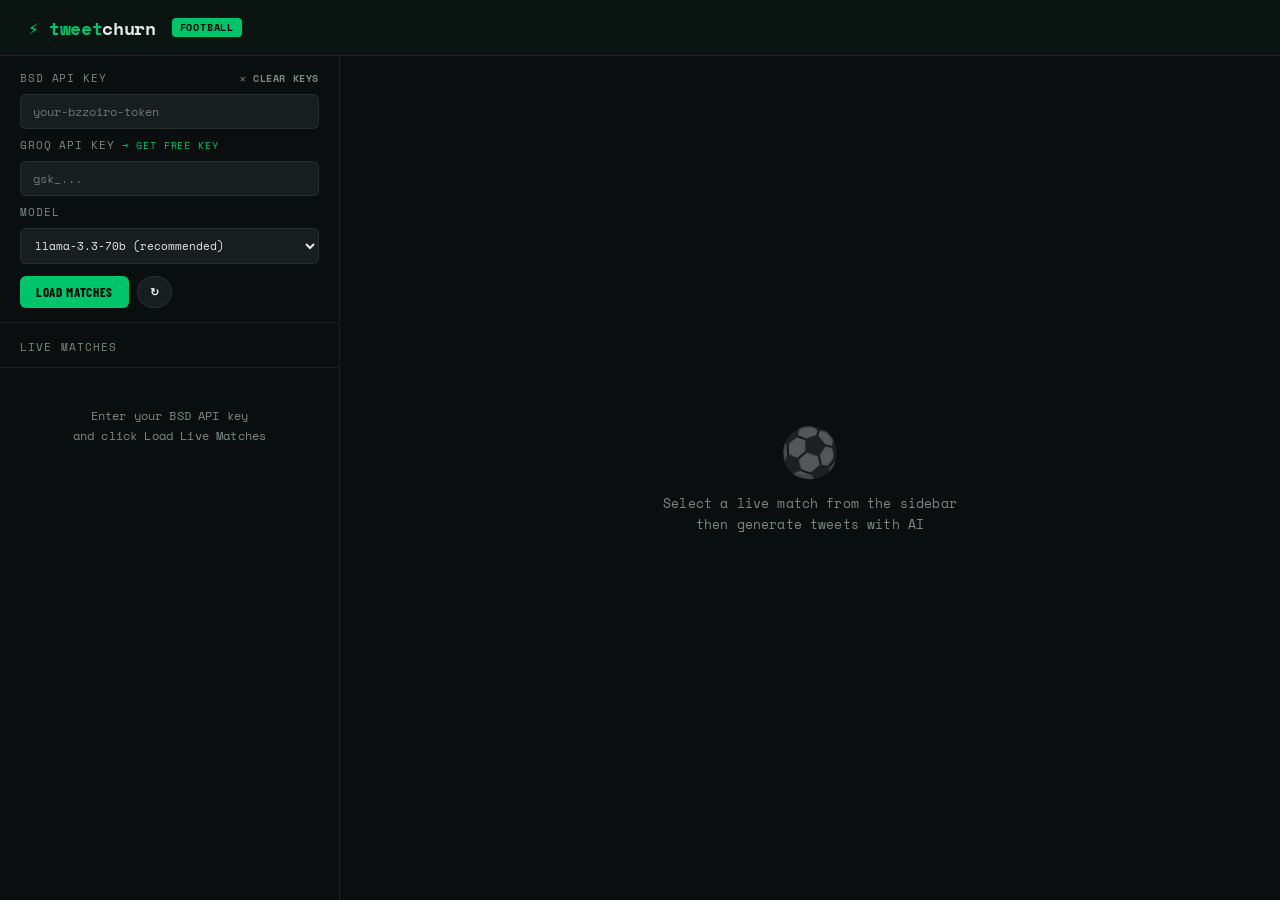
<file: ft.html>
<!DOCTYPE html>
<html lang="en">
<head>
<!-- Google tag (gtag.js) -->
<script async src="https://www.googletagmanager.com/gtag/js?id=G-R42J6R8P91"></script>
<script>
  window.dataLayer = window.dataLayer || [];
  function gtag(){dataLayer.push(arguments);}
  gtag('js', new Date());

  gtag('config', 'G-R42J6R8P91');
</script>
<meta charset="UTF-8">
<meta name="viewport" content="width=device-width, initial-scale=1.0">
<title>Football Tweet Churner</title>
<link href="https://fonts.googleapis.com/css2?family=Space+Mono:wght@400;700&family=Barlow+Condensed:wght@400;600;700;800&display=swap" rel="stylesheet">
<style>
  :root {
    --green: #00C46A;
    --green-dim: #00a356;
    --dark: #0a0e0f;
    --card: #111518;
    --card2: #181d20;
    --border: rgba(255,255,255,0.07);
    --text: #e8ece8;
    --muted: #7a8a80;
    --accent: #00C46A;
    --red: #ff4757;
    --amber: #ffb000;
    --blue: #3fa9f5;
  }

  * { box-sizing: border-box; margin: 0; padding: 0; }

  body {
    background: var(--dark);
    color: var(--text);
    font-family: 'Barlow Condensed', sans-serif;
    min-height: 100vh;
    letter-spacing: 0.01em;
  }

  .header {
    border-bottom: 1px solid var(--border);
    padding: 14px 28px;
    display: flex;
    align-items: center;
    gap: 16px;
    background: rgba(0,196,106,0.04);
    position: sticky;
    top: 0;
    z-index: 50;
    height: 56px;
  }

  .logo {
    font-family: 'Space Mono', monospace;
    font-weight: 700;
    font-size: 18px;
    color: var(--green);
    letter-spacing: -0.02em;
  }

  .logo span { color: var(--text); }

  .badge {
    background: var(--green);
    color: #000;
    font-size: 10px;
    font-weight: 700;
    font-family: 'Space Mono', monospace;
    padding: 2px 8px;
    border-radius: 4px;
    letter-spacing: 0.08em;
    text-transform: uppercase;
  }

  .badge.live {
    background: var(--red);
    color: #fff;
    animation: pulse 1.4s ease-in-out infinite;
  }

  @keyframes pulse {
    0%, 100% { opacity: 1; }
    50% { opacity: 0.65; }
  }

  .main {
    display: grid;
    grid-template-columns: 340px 1fr;
    height: calc(100vh - 56px);
  }

  .sidebar {
    border-right: 1px solid var(--border);
    display: flex;
    flex-direction: column;
    overflow: hidden;
  }

  /* Mobile bottom nav */
  .mobile-nav {
    display: none;
    position: fixed;
    bottom: 0; left: 0; right: 0;
    height: 56px;
    background: var(--card);
    border-top: 1px solid var(--border);
    z-index: 100;
    align-items: stretch;
  }

  .mobile-nav-btn {
    flex: 1;
    background: none;
    border: none;
    color: var(--muted);
    font-family: 'Space Mono', monospace;
    font-size: 10px;
    text-transform: uppercase;
    letter-spacing: 0.06em;
    display: flex;
    flex-direction: column;
    align-items: center;
    justify-content: center;
    gap: 3px;
    cursor: pointer;
    border-radius: 0;
    padding: 0;
    transition: color 0.15s;
  }

  .mobile-nav-btn .mnav-icon { font-size: 18px; line-height: 1; }
  .mobile-nav-btn.active { color: var(--green); }
  .mobile-nav-btn:hover { color: var(--text); background: none; }

  @media (max-width: 700px) {
    .header { padding: 12px 16px; }
    .logo { font-size: 15px; }
    #matchCount { display: none; }

    .main {
      display: block;
      height: calc(100vh - 56px - 56px); /* header + mobile nav */
      overflow: hidden;
      position: relative;
    }

    .sidebar {
      position: absolute;
      inset: 0;
      width: 100%;
      border-right: none;
      z-index: 10;
      transition: transform 0.3s cubic-bezier(0.4,0,0.2,1);
    }

    .sidebar.mobile-hidden {
      transform: translateX(-100%);
      pointer-events: none;
    }

    .content-area {
      position: absolute;
      inset: 0;
      width: 100%;
      transition: transform 0.3s cubic-bezier(0.4,0,0.2,1);
      transform: translateX(100%);
      display: flex;
      flex-direction: column;
      overflow: hidden;
    }

    .content-area.mobile-visible {
      transform: translateX(0);
    }

    /* Make tweet-workspace fill available space and scroll internally */
    .tweet-workspace {
      flex: 1;
      min-height: 0;
      display: flex;
      flex-direction: column;
      overflow: hidden;
    }

    /* Match detail scrollable but capped */
    #matchDetail {
      flex-shrink: 0;
      max-height: 38vh;
      overflow-y: auto;
    }

    /* Tweets list scrolls */
    .tweets-container {
      flex: 1;
      min-height: 0;
      overflow-y: auto;
    }

    /* Player tweets container scrolls */
    #playerTweetsContainer {
      flex: 1;
      min-height: 0;
      overflow-y: auto;
    }

    /* Generate bar always visible at bottom — sits just above mobile nav */
    .generate-bar {
      flex-shrink: 0;
      padding: 10px 16px;
      padding-bottom: 14px;
      background: var(--dark);
      border-top: 1px solid var(--border);
    }

    .mobile-nav { display: flex; }

    .api-input-wrap { padding: 12px 16px; }
    .match-detail {
      padding: 14px 16px 12px;
    }
    .tweets-container { padding: 14px 16px; }
    .tweet-toolbar { padding: 10px 16px; gap: 6px; }
    .player-picker { padding: 10px 16px; }
    .player-stats-grid { padding: 12px 16px; max-height: 180px; }
    .player-info-bar { padding: 8px 16px; }
    .mode-tabs { padding: 0 16px; }
    .incidents-strip { padding: 8px 16px; }

    .teams-display .home,
    .teams-display .away { font-size: 17px; }
    .score-display { font-size: 26px; }

    .tone-btn { font-size: 11px; padding: 4px 9px; }
    .toolbar-label { display: none; }

    .generate-bar textarea { font-size: 13px; }
    .generate-bar button { font-size: 12px; padding: 8px 12px; white-space: nowrap; }

    .copied-toast { bottom: 72px; }
  }

  .sidebar-header {
    padding: 16px 20px 12px;
    border-bottom: 1px solid var(--border);
    display: flex;
    align-items: center;
    justify-content: space-between;
  }

  .sidebar-title {
    font-size: 11px;
    font-family: 'Space Mono', monospace;
    color: var(--muted);
    text-transform: uppercase;
    letter-spacing: 0.1em;
  }

  .api-input-wrap {
    padding: 14px 20px;
    border-bottom: 1px solid var(--border);
    display: flex;
    flex-direction: column;
    gap: 8px;
  }

  .api-input-wrap label {
    font-size: 11px;
    color: var(--muted);
    font-family: 'Space Mono', monospace;
    text-transform: uppercase;
    letter-spacing: 0.08em;
  }

  .input-row {
    display: flex;
    gap: 8px;
  }

  input[type="text"], input[type="password"] {
    background: var(--card2);
    border: 1px solid var(--border);
    color: var(--text);
    font-family: 'Space Mono', monospace;
    font-size: 12px;
    padding: 8px 12px;
    border-radius: 6px;
    flex: 1;
    outline: none;
    transition: border-color 0.2s;
  }

  input:focus { border-color: var(--green); }

  button {
    background: var(--green);
    color: #000;
    border: none;
    font-family: 'Barlow Condensed', sans-serif;
    font-weight: 700;
    font-size: 13px;
    padding: 8px 16px;
    border-radius: 6px;
    cursor: pointer;
    transition: background 0.2s, transform 0.1s;
    text-transform: uppercase;
    letter-spacing: 0.05em;
    white-space: nowrap;
  }

  button:hover { background: var(--green-dim); }
  button:active { transform: scale(0.97); }

  button.secondary {
    background: var(--card2);
    color: var(--text);
    border: 1px solid var(--border);
  }

  button.secondary:hover { border-color: var(--green); color: var(--green); background: var(--card2); }

  button:disabled { opacity: 0.4; cursor: not-allowed; transform: none; }

  .matches-list {
    flex: 1;
    overflow-y: auto;
    padding: 8px 0;
  }

  .matches-list::-webkit-scrollbar { width: 4px; }
  .matches-list::-webkit-scrollbar-track { background: transparent; }
  .matches-list::-webkit-scrollbar-thumb { background: var(--border); border-radius: 2px; }

  .match-card {
    padding: 12px 20px;
    cursor: pointer;
    border-left: 3px solid transparent;
    transition: all 0.15s;
  }

  .match-card:hover { background: var(--card2); }

  .match-card.active {
    background: rgba(0,196,106,0.06);
    border-left-color: var(--green);
  }

  .match-teams {
    font-size: 15px;
    font-weight: 700;
    color: var(--text);
    margin-bottom: 4px;
  }

  .match-meta {
    display: flex;
    gap: 10px;
    align-items: center;
    font-size: 11px;
    font-family: 'Space Mono', monospace;
  }

  .match-score {
    color: var(--green);
    font-weight: 700;
  }

  .match-min {
    color: var(--muted);
  }

  .match-league {
    color: var(--muted);
    font-size: 10px;
    flex: 1;
    overflow: hidden;
    text-overflow: ellipsis;
    white-space: nowrap;
  }

  .status-dot {
    width: 6px;
    height: 6px;
    border-radius: 50%;
    background: var(--red);
    animation: pulse 1.4s ease-in-out infinite;
    flex-shrink: 0;
  }

  .content-area {
    display: flex;
    flex-direction: column;
    overflow: hidden;
  }

  .match-detail {
    padding: 20px 24px 16px;
    border-bottom: 1px solid var(--border);
    display: flex;
    align-items: flex-start;
    gap: 20px;
    flex-wrap: wrap;
    overflow-y: auto;
    max-height: 55vh;
  }

  .score-display {
    font-family: 'Space Mono', monospace;
    font-size: 32px;
    font-weight: 700;
    color: var(--green);
    letter-spacing: -0.02em;
  }

  .teams-display {
    flex: 1;
  }

  .teams-display .home { font-size: 22px; font-weight: 800; }
  .teams-display .vs { font-size: 12px; color: var(--muted); font-family: 'Space Mono', monospace; }
  .teams-display .away { font-size: 22px; font-weight: 800; }

  .stats-pills {
    display: flex;
    gap: 8px;
    flex-wrap: wrap;
  }

  .stat-pill {
    background: var(--card2);
    border: 1px solid var(--border);
    border-radius: 20px;
    padding: 4px 12px;
    font-size: 12px;
    font-family: 'Space Mono', monospace;
  }

  .stat-pill span { color: var(--green); }

  .tweet-workspace {
    flex: 1;
    display: flex;
    flex-direction: column;
    overflow: hidden;
  }

  .tweet-toolbar {
    padding: 12px 24px;
    border-bottom: 1px solid var(--border);
    display: flex;
    gap: 10px;
    align-items: center;
    flex-wrap: wrap;
  }

  .toolbar-label {
    font-size: 11px;
    font-family: 'Space Mono', monospace;
    color: var(--muted);
    text-transform: uppercase;
    letter-spacing: 0.08em;
    margin-right: 4px;
  }

  .tone-btn {
    background: var(--card2);
    border: 1px solid var(--border);
    color: var(--muted);
    font-size: 12px;
    font-family: 'Space Mono', monospace;
    padding: 5px 12px;
    border-radius: 20px;
    cursor: pointer;
    transition: all 0.15s;
    text-transform: lowercase;
  }

  .tone-btn:hover, .tone-btn.active {
    border-color: var(--green);
    color: var(--green);
    background: rgba(0,196,106,0.08);
  }

  .tweets-container {
    flex: 1;
    overflow-y: auto;
    padding: 20px 24px;
    display: flex;
    flex-direction: column;
    gap: 16px;
  }

  .tweets-container::-webkit-scrollbar { width: 4px; }
  .tweets-container::-webkit-scrollbar-track { background: transparent; }
  .tweets-container::-webkit-scrollbar-thumb { background: var(--border); border-radius: 2px; }

  .tweet-card {
    background: var(--card);
    border: 1px solid var(--border);
    border-radius: 10px;
    padding: 16px 18px;
    transition: border-color 0.2s;
  }

  .tweet-card:hover { border-color: rgba(255,255,255,0.14); }

  .tweet-header {
    display: flex;
    align-items: center;
    gap: 10px;
    margin-bottom: 10px;
  }

  .tweet-type {
    font-size: 10px;
    font-family: 'Space Mono', monospace;
    text-transform: uppercase;
    letter-spacing: 0.08em;
    padding: 2px 8px;
    border-radius: 4px;
    background: rgba(0,196,106,0.12);
    color: var(--green);
    border: 1px solid rgba(0,196,106,0.25);
  }

  .tweet-type.goal { background: rgba(255,71,87,0.12); color: var(--red); border-color: rgba(255,71,87,0.25); }
  .tweet-type.stat { background: rgba(63,169,245,0.12); color: var(--blue); border-color: rgba(63,169,245,0.25); }
  .tweet-type.player { background: rgba(255,176,0,0.12); color: var(--amber); border-color: rgba(255,176,0,0.25); }

  .tweet-body {
    font-size: 16px;
    font-weight: 400;
    line-height: 1.5;
    color: var(--text);
    margin-bottom: 12px;
    font-family: 'Barlow Condensed', sans-serif;
    letter-spacing: 0.02em;
  }

  .tweet-footer {
    display: flex;
    align-items: center;
    justify-content: space-between;
  }

  .char-count {
    font-family: 'Space Mono', monospace;
    font-size: 11px;
    color: var(--muted);
  }

  .char-count.warn { color: var(--amber); }
  .char-count.over { color: var(--red); }

  .tweet-actions {
    display: flex;
    gap: 8px;
  }

  .icon-btn {
    background: none;
    border: 1px solid var(--border);
    color: var(--muted);
    width: 30px;
    height: 30px;
    border-radius: 6px;
    display: flex;
    align-items: center;
    justify-content: center;
    cursor: pointer;
    font-size: 14px;
    transition: all 0.15s;
    padding: 0;
  }

  .icon-btn:hover { border-color: var(--green); color: var(--green); background: rgba(0,196,106,0.08); }
  .icon-btn:active { transform: scale(0.93); }

  .generate-bar {
    padding: 14px 24px;
    border-top: 1px solid var(--border);
    display: flex;
    gap: 10px;
    align-items: center;
    background: rgba(0,0,0,0.2);
  }

  .empty-state {
    flex: 1;
    display: flex;
    flex-direction: column;
    align-items: center;
    justify-content: center;
    gap: 12px;
    color: var(--muted);
    padding: 40px;
  }

  .empty-icon { font-size: 48px; opacity: 0.3; }

  .empty-state p {
    font-family: 'Space Mono', monospace;
    font-size: 13px;
    text-align: center;
    line-height: 1.6;
  }

  .loading-dots {
    display: flex;
    gap: 5px;
    align-items: center;
  }

  .loading-dots span {
    width: 6px;
    height: 6px;
    background: var(--green);
    border-radius: 50%;
    animation: bounce 0.9s ease-in-out infinite;
  }

  .loading-dots span:nth-child(2) { animation-delay: 0.15s; }
  .loading-dots span:nth-child(3) { animation-delay: 0.3s; }

  @keyframes bounce {
    0%, 80%, 100% { transform: scale(0.6); opacity: 0.4; }
    40% { transform: scale(1); opacity: 1; }
  }

  .copied-toast {
    position: fixed;
    bottom: 24px;
    left: 50%;
    transform: translateX(-50%) translateY(60px);
    background: var(--green);
    color: #000;
    font-family: 'Space Mono', monospace;
    font-size: 12px;
    font-weight: 700;
    padding: 8px 18px;
    border-radius: 6px;
    transition: transform 0.25s cubic-bezier(0.34, 1.56, 0.64, 1);
    pointer-events: none;
    z-index: 999;
  }

  .copied-toast.show { transform: translateX(-50%) translateY(0); }

  .incidents-strip {
    padding: 8px 24px;
    border-bottom: 1px solid var(--border);
    display: flex;
    gap: 10px;
    overflow-x: auto;
    align-items: center;
    min-height: 38px;
  }

  .incident-chip {
    background: var(--card2);
    border: 1px solid var(--border);
    border-radius: 20px;
    padding: 3px 10px;
    font-size: 11px;
    font-family: 'Space Mono', monospace;
    white-space: nowrap;
    flex-shrink: 0;
  }

  .incident-chip.goal { border-color: rgba(255,71,87,0.35); color: var(--red); background: rgba(255,71,87,0.08); }
  .incident-chip.card { border-color: rgba(255,176,0,0.35); color: var(--amber); background: rgba(255,176,0,0.08); }

  .no-matches {
    padding: 30px 20px;
    text-align: center;
    font-family: 'Space Mono', monospace;
    font-size: 12px;
    color: var(--muted);
    line-height: 1.7;
  }

  .section-label {
    padding: 8px 20px 4px;
    font-family: 'Space Mono', monospace;
    font-size: 10px;
    text-transform: uppercase;
    letter-spacing: 0.1em;
    color: var(--muted);
    border-bottom: 1px solid var(--border);
  }

  .match-card.recent { opacity: 0.85; }
  .match-card.recent:hover { opacity: 1; }

  .refresh-btn {
    font-size: 11px;
    padding: 5px 12px;
    background: none;
    border: 1px solid var(--border);
    color: var(--muted);
    border-radius: 20px;
  }

  .refresh-btn:hover { border-color: var(--green); color: var(--green); background: none; }

  textarea {
    background: var(--card2);
    border: 1px solid var(--border);
    color: var(--text);
    font-family: 'Barlow Condensed', sans-serif;
    font-size: 16px;
    padding: 10px 14px;
    border-radius: 8px;
    flex: 1;
    outline: none;
    resize: none;
    transition: border-color 0.2s;
    line-height: 1.4;
  }

  textarea:focus { border-color: var(--green); }

  .mode-tabs {
    display: flex;
    border-bottom: 1px solid var(--border);
    padding: 0 24px;
    gap: 0;
  }

  .mode-tab {
    background: none;
    border: none;
    border-bottom: 2px solid transparent;
    color: var(--muted);
    font-family: 'Space Mono', monospace;
    font-size: 11px;
    text-transform: uppercase;
    letter-spacing: 0.08em;
    padding: 10px 16px 8px;
    cursor: pointer;
    transition: all 0.15s;
    border-radius: 0;
    margin-bottom: -1px;
  }

  .mode-tab:hover { color: var(--text); background: none; }
  .mode-tab.active { color: var(--green); border-bottom-color: var(--green); }

  .player-panel {
    display: none;
    flex-direction: column;
    flex: 1;
    overflow: hidden;
  }

  .player-panel.visible { display: flex; }

  .player-picker {
    padding: 12px 24px;
    border-bottom: 1px solid var(--border);
    display: flex;
    gap: 10px;
    align-items: center;
    flex-wrap: wrap;
  }

  .player-select {
    background: var(--card2);
    border: 1px solid var(--border);
    color: var(--text);
    font-family: 'Space Mono', monospace;
    font-size: 11px;
    padding: 8px 12px;
    border-radius: 6px;
    flex: 1;
    outline: none;
    min-width: 160px;
    cursor: pointer;
  }

  .player-select:focus { border-color: var(--green); }

  .player-stats-grid {
    padding: 16px 24px;
    display: grid;
    grid-template-columns: repeat(auto-fill, minmax(130px, 1fr));
    gap: 10px;
    border-bottom: 1px solid var(--border);
    overflow-y: auto;
    max-height: 200px;
  }

  .player-stat-card {
    background: var(--card2);
    border: 1px solid var(--border);
    border-radius: 8px;
    padding: 10px 12px;
  }

  .player-stat-card .psc-val {
    font-family: 'Space Mono', monospace;
    font-size: 20px;
    font-weight: 700;
    color: var(--green);
    line-height: 1;
    margin-bottom: 4px;
  }

  .player-stat-card .psc-val.highlight { color: var(--amber); }
  .player-stat-card .psc-label {
    font-size: 11px;
    color: var(--muted);
    text-transform: uppercase;
    letter-spacing: 0.06em;
    font-family: 'Space Mono', monospace;
  }

  .player-info-bar {
    padding: 10px 24px;
    border-bottom: 1px solid var(--border);
    display: flex;
    gap: 16px;
    align-items: center;
    flex-wrap: wrap;
  }

  .player-name-display {
    font-size: 20px;
    font-weight: 800;
  }

  .player-badge {
    background: var(--card2);
    border: 1px solid var(--border);
    border-radius: 20px;
    padding: 3px 10px;
    font-size: 11px;
    font-family: 'Space Mono', monospace;
    color: var(--muted);
  }

  .player-badge.pos-g { border-color: rgba(255,71,87,0.4); color: var(--red); }
  .player-badge.pos-d { border-color: rgba(63,169,245,0.4); color: var(--blue); }
  .player-badge.pos-m { border-color: rgba(0,196,106,0.4); color: var(--green); }
  .player-badge.pos-f { border-color: rgba(255,176,0,0.4); color: var(--amber); }
</style>
</head>
<body>

<!DOCTYPE html>
<html>
<head>
    <title>Protected Page</title>
</head>
<body>
  <!-- Google Tag Manager (noscript) -->
<noscript><iframe src="https://www.googletagmanager.com/ns.html?id=GTM-P5XZGRZC"
height="0" width="0" style="display:none;visibility:hidden"></iframe></noscript>
<!-- End Google Tag Manager (noscript) -->

<div id="content" style="display:none;">
    <h1>Secret Dashboard</h1>
    <p>You are authenticated.</p>
</div>



</body>
</html>

<div class="header">
  <div class="logo">⚡ tweet<span>churn</span></div>
  <div class="badge live" id="liveBadge" style="display:none">● live</div>
  <div class="badge">football</div>
  <div style="flex:1"></div>
  <div id="matchCount" style="font-family:'Space Mono',monospace;font-size:11px;color:var(--muted)"></div>
</div>

<div class="main">
  <div class="sidebar">
    <div class="api-input-wrap">
      <div style="display:flex;align-items:center;justify-content:space-between"><label>BSD API Key</label><button onclick="clearKeys()" style="background:none;border:none;color:var(--muted);font-family:'Space Mono',monospace;font-size:10px;cursor:pointer;padding:0;text-transform:uppercase;letter-spacing:0.06em;" onmouseover="this.style.color='var(--red)'" onmouseout="this.style.color='var(--muted)'">✕ clear keys</button></div>
      <div class="input-row">
        <input type="password" id="bsdKey" placeholder="your-bzzoiro-token" />
      </div>
      <label>Groq API Key <a href="https://console.groq.com/keys" target="_blank" style="color:var(--green);font-size:10px;text-decoration:none">→ get free key</a></label>
      <div class="input-row">
        <input type="password" id="anthropicKey" placeholder="gsk_..." />
      </div>
      <label>Model</label>
      <div class="input-row">
        <select id="geminiModel" style="background:var(--card2);border:1px solid var(--border);color:var(--text);font-family:'Space Mono',monospace;font-size:11px;padding:8px 10px;border-radius:6px;flex:1;outline:none;">
          <option value="llama-3.3-70b-versatile">llama-3.3-70b (recommended)</option>
          <option value="llama3-8b-8192">llama3-8b (fastest)</option>
          <option value="mixtral-8x7b-32768">mixtral-8x7b</option>
          <option value="gemma2-9b-it">gemma2-9b</option>
        </select>
      </div>
      <div class="input-row" style="margin-top:4px">
        <button onclick="fetchLiveMatches()" id="fetchBtn">Load Matches</button>
        <button class="secondary refresh-btn" onclick="fetchLiveMatches()" title="Refresh">↻</button>
      </div>
    </div>

    <div class="sidebar-header">
      <span class="sidebar-title">Live Matches</span>
      <span id="liveCount" style="font-family:'Space Mono',monospace;font-size:11px;color:var(--muted)"></span>
    </div>

    <div class="matches-list" id="matchesList">
      <div class="no-matches">Enter your BSD API key<br>and click Load Live Matches</div>
    </div>
  </div>

  <div class="content-area">
    <div id="matchDetail" style="display:none">
      <div class="match-detail" id="matchHeader"></div>
      <div class="incidents-strip" id="incidentsStrip"></div>
    </div>

    <div class="tweet-workspace">

      <!-- Mode tabs — only show after match selected -->
      <div class="mode-tabs" id="modeTabs" style="display:none">
        <button class="mode-tab active" id="tabMatch" onclick="switchMode('match')">⚽ Match</button>
        <button class="mode-tab" id="tabPlayer" onclick="switchMode('player')">👤 Player</button>
      </div>

      <!-- MATCH MODE -->
      <div id="matchMode" style="display:flex;flex-direction:column;flex:1;overflow:hidden">
        <div class="tweet-toolbar" id="tweetToolbar" style="display:none">
          <span class="toolbar-label">Tone:</span>
          <button class="tone-btn active" data-tone="hype" onclick="setTone(this)">🔥 hype</button>
          <button class="tone-btn" data-tone="analytical" onclick="setTone(this)">📊 analytical</button>
          <button class="tone-btn" data-tone="funny" onclick="setTone(this)">😂 funny</button>
          <button class="tone-btn" data-tone="pundit" onclick="setTone(this)">🎙️ pundit</button>
          <div style="flex:1"></div>
          <span style="font-family:'Space Mono',monospace;font-size:11px;color:var(--muted)" id="tweetGenCount"></span>
        </div>

        <div class="tweets-container" id="tweetsContainer">
          <div class="empty-state">
            <div class="empty-icon">⚽</div>
            <p>Select a live match from the sidebar<br>then generate tweets with AI</p>
          </div>
        </div>

        <div class="generate-bar" id="generateBar" style="display:none">
          <textarea id="customContext" rows="1" placeholder="Add context (optional): e.g. 'focus on the goalkeeper's performance'" style="height:38px; padding:8px 14px; font-size:14px;"></textarea>
          <button onclick="generateTweets()" id="genBtn">✦ Generate Tweets</button>
        </div>
      </div>

      <!-- PLAYER MODE -->
      <div class="player-panel" id="playerMode">
        <div class="player-picker">
          <select class="player-select" id="playerSelect" onchange="loadPlayerStats()">
            <option value="">— select a player —</option>
          </select>
          <span style="font-family:'Space Mono',monospace;font-size:11px;color:var(--muted)" id="playerLoadStatus"></span>
        </div>
        <div id="playerInfoBar" class="player-info-bar" style="display:none"></div>
        <div id="playerStatsGrid" class="player-stats-grid" style="display:none"></div>
        <div class="tweets-container" id="playerTweetsContainer">
          <div class="empty-state">
            <div class="empty-icon">👤</div>
            <p>Select a player above<br>to generate player-focused tweets</p>
          </div>
        </div>
        <div class="generate-bar">
          <textarea id="playerCustomContext" rows="1" placeholder="Add context (optional): e.g. 'he just got injured'" style="height:38px; padding:8px 14px; font-size:14px;"></textarea>
          <button onclick="generatePlayerTweets()" id="playerGenBtn">✦ Generate Tweets</button>
        </div>
      </div>

    </div>
  </div>
</div>

<div class="copied-toast" id="toast">Copied!</div>

<!-- Mobile bottom nav -->
<nav class="mobile-nav" id="mobileNav">
  <button class="mobile-nav-btn active" id="mnav-matches" onclick="mobileNav('matches')">
    <span class="mnav-icon">📋</span>
    <span>Matches</span>
  </button>
  <button class="mobile-nav-btn" id="mnav-content" onclick="mobileNav('content')">
    <span class="mnav-icon">✦</span>
    <span>Tweets</span>
  </button>
</nav>

<script>
let selectedMatch = null;
let currentTone = 'hype';
let generatedCount = 0;

// Load saved keys on startup
window.addEventListener('DOMContentLoaded', () => {
  const savedBsd = localStorage.getItem('bsd_api_key');
  const savedGroq = localStorage.getItem('groq_api_key');
  const savedModel = localStorage.getItem('groq_model');
  if (savedBsd) document.getElementById('bsdKey').value = savedBsd;
  if (savedGroq) document.getElementById('anthropicKey').value = savedGroq;
  if (savedModel) document.getElementById('geminiModel').value = savedModel;
});

function saveKeys() {
  localStorage.setItem('bsd_api_key', document.getElementById('bsdKey').value.trim());
  localStorage.setItem('groq_api_key', document.getElementById('anthropicKey').value.trim());
  localStorage.setItem('groq_model', document.getElementById('geminiModel').value);
}

function clearKeys() {
  localStorage.removeItem('bsd_api_key');
  localStorage.removeItem('groq_api_key');
  localStorage.removeItem('groq_model');
  document.getElementById('bsdKey').value = '';
  document.getElementById('anthropicKey').value = '';
  showToast('Keys cleared');
}

function showToast(msg) {
  const toast = document.getElementById('toast');
  toast.textContent = msg;
  toast.classList.add('show');
  setTimeout(() => toast.classList.remove('show'), 1800);
}

function mobileNav(tab) {
  const isMobile = window.innerWidth <= 700;
  if (!isMobile) return;
  document.getElementById('mnav-matches').classList.toggle('active', tab === 'matches');
  document.getElementById('mnav-content').classList.toggle('active', tab === 'content');
  const sidebar = document.querySelector('.sidebar');
  const contentArea = document.querySelector('.content-area');
  if (tab === 'matches') {
    sidebar.classList.remove('mobile-hidden');
    contentArea.classList.remove('mobile-visible');
  } else {
    sidebar.classList.add('mobile-hidden');
    contentArea.classList.add('mobile-visible');
  }
}

function setTone(btn) {
  document.querySelectorAll('.tone-btn').forEach(b => b.classList.remove('active'));
  btn.classList.add('active');
  currentTone = btn.dataset.tone;
}

async function fetchLiveMatches() {
  const apiKey = document.getElementById('bsdKey').value.trim();
  if (!apiKey) { alert('Please enter your BSD API key'); return; }
  saveKeys();

  const btn = document.getElementById('fetchBtn');
  btn.disabled = true;
  btn.textContent = 'Loading...';
  document.getElementById('matchesList').innerHTML = '<div class="no-matches">Fetching matches...</div>';

  try {
    // Fetch live matches and recent finished matches in parallel
    const now = new Date();
    const yesterday = new Date(now - 24 * 60 * 60 * 1000);
    const dateFrom = yesterday.toISOString().split('T')[0];
    const dateTo = now.toISOString().split('T')[0];

    const [liveRes, recentRes] = await Promise.all([
      fetch('https://sports.bzzoiro.com/api/live/?full=true', {
        headers: { 'Authorization': `Token ${apiKey}` }
      }),
      fetch(`https://sports.bzzoiro.com/api/events/?date_from=${dateFrom}&date_to=${dateTo}&status=finished&limit=50`, {
        headers: { 'Authorization': `Token ${apiKey}` }
      })
    ]);

    if (!liveRes.ok) throw new Error(`API error ${liveRes.status}`);
    const liveData = await liveRes.json();
    const liveMatches = liveData.results || [];

    let recentMatches = [];
    if (recentRes.ok) {
      const recentData = await recentRes.json();
      recentMatches = (recentData.results || []).filter(m => m.status === 'finished');
    }

    renderMatches(liveMatches, recentMatches);

    const total = liveMatches.length + recentMatches.length;
    document.getElementById('liveBadge').style.display = liveMatches.length ? 'flex' : 'none';
    document.getElementById('liveCount').textContent = liveMatches.length ? `${liveMatches.length} live` : '';
    document.getElementById('matchCount').textContent = `${liveMatches.length} live · ${recentMatches.length} recent`;

  } catch(e) {
    document.getElementById('matchesList').innerHTML = `<div class="no-matches">Error: ${e.message}<br><br>Check your API key</div>`;
  } finally {
    btn.disabled = false;
    btn.textContent = 'Load Matches';
  }
}

function renderMatches(liveMatches, recentMatches) {
  const list = document.getElementById('matchesList');
  const allMatches = [...liveMatches, ...recentMatches];

  if (!allMatches.length) {
    list.innerHTML = '<div class="no-matches">No matches found in the last 24 hours.</div>';
    return;
  }

  window._liveMatches = allMatches;

  let html = '';

  if (liveMatches.length) {
    html += `<div class="section-label">🔴 Live Now</div>`;
    html += liveMatches.map((m, i) => `
      <div class="match-card" onclick="selectMatch(${i})" id="mc${i}">
        <div class="match-teams">${m.home_team} vs ${m.away_team}</div>
        <div class="match-meta">
          <div class="status-dot"></div>
          <span class="match-score">${m.home_score ?? 0}–${m.away_score ?? 0}</span>
          <span class="match-min">${m.current_minute ?? '--'}'</span>
          <span class="match-league">${m.league?.name || ''}</span>
        </div>
        ${(() => { const gs = (m.incidents||[]).filter(i=>i.type==='goal'); return gs.length ? `<div style="font-size:10px;color:var(--muted);font-family:'Space Mono',monospace;margin-top:4px;line-height:1.7">${gs.map(g=>`⚽ ${g.player_name||'?'} ${g.minute}'`).join('  ')}</div>` : ''; })()}
      </div>
    `).join('');
  }

  if (recentMatches.length) {
    html += `<div class="section-label" style="margin-top:${liveMatches.length ? '8px' : '0'}">✓ Last 24hrs</div>`;
    html += recentMatches.map((m, i) => {
      const idx = liveMatches.length + i;
      const kickoff = new Date(m.event_date);
      const timeStr = kickoff.toLocaleTimeString([], {hour:'2-digit', minute:'2-digit'});
      return `
        <div class="match-card recent" onclick="selectMatch(${idx})" id="mc${idx}">
          <div class="match-teams">${m.home_team} vs ${m.away_team}</div>
          <div class="match-meta">
            <span class="match-score" style="color:var(--text)">${m.home_score ?? 0}–${m.away_score ?? 0}</span>
            <span class="match-min">FT</span>
            <span class="match-league">${m.league?.name || ''}</span>
            <span style="color:var(--muted);font-size:10px;margin-left:auto">${timeStr}</span>
          </div>
          ${(() => { const gs = (m.incidents||[]).filter(i=>i.type==='goal'); return gs.length ? `<div style="font-size:10px;color:var(--muted);font-family:'Space Mono',monospace;margin-top:4px;line-height:1.7">${gs.map(g=>`⚽ ${g.player_name||'?'} ${g.minute}'`).join('  ')}</div>` : ''; })()}
        </div>
      `;
    }).join('');
  }

  list.innerHTML = html;
}

function selectMatch(idx) {
  selectedMatch = window._liveMatches[idx];
  selectedMatch._isLive = selectedMatch.status !== 'finished';

  document.querySelectorAll('.match-card').forEach(c => c.classList.remove('active'));
  document.getElementById('mc' + idx)?.classList.add('active');

  renderMatchDetail(selectedMatch);
  document.getElementById('tweetsContainer').innerHTML = `
    <div class="empty-state">
      <div class="empty-icon">✦</div>
      <p>Match selected!<br>Click "Generate Tweets" to create live content</p>
    </div>`;

  document.getElementById('tweetToolbar').style.display = 'flex';
  document.getElementById('generateBar').style.display = 'flex';
  document.getElementById('modeTabs').style.display = 'flex';
  // Reset to match mode
  switchMode('match');
  // Auto-switch to content view on mobile
  mobileNav('content');
  generatedCount = 0;
  document.getElementById('tweetGenCount').textContent = '';
}

function renderMatchDetail(m) {
  document.getElementById('matchDetail').style.display = 'block';

  const ls = m.live_stats || {};
  const hStats = ls.home || {};
  const aStats = ls.away || {};

  // Build goalscorer lists from incidents
  const goals = (m.incidents || []).filter(i => i.type === 'goal');
  const homeGoals = goals.filter(i => i.is_home);
  const awayGoals = goals.filter(i => !i.is_home);

  const goalsHtml = (list) => list.length
    ? list.map(g => `<div style="font-size:12px;color:var(--muted);font-family:'Space Mono',monospace;line-height:1.6">
        ⚽ <span style="color:var(--text)">${g.player_name || 'Unknown'}</span> ${g.minute}'${g.is_own_goal ? ' <span style="color:var(--red)">(OG)</span>' : ''}${g.is_penalty ? ' <span style="color:var(--amber)">(P)</span>' : ''}
      </div>`).join('')
    : '';

  document.getElementById('matchHeader').innerHTML = `
    <div class="teams-display">
      <div class="home">${m.home_team}</div>
      ${goalsHtml(homeGoals)}
      <div style="margin-top:8px" class="vs">${m.period || ''} · ${m.current_minute ?? '--'}'</div>
      <div class="away">${m.away_team}</div>
      ${goalsHtml(awayGoals)}
    </div>
    <div class="score-display">${m.home_score ?? 0}–${m.away_score ?? 0}</div>
    <div id="statsGrid" style="width:100%;margin-top:12px"></div>
  `;

  renderStatsGrid(m, hStats, aStats);

  const incidents = (m.incidents || []).slice(-6).reverse();
  const strip = document.getElementById('incidentsStrip');
  if (!incidents.length) {
    strip.innerHTML = '<span style="font-family:\'Space Mono\',monospace;font-size:11px;color:var(--muted)">No incidents yet</span>';
  } else {
    strip.innerHTML = incidents.map(inc => {
      const isGoal = inc.type === 'goal';
      const isCard = inc.type === 'card';
      const icon = isGoal ? '⚽' : isCard ? (inc.card_type === 'red' ? '🟥' : '🟨') : '↔';
      const label = isGoal ? `${icon} ${inc.minute}' ${inc.player_name || ''} (${inc.is_home ? m.home_team.split(' ')[0] : m.away_team.split(' ')[0]})`
                  : isCard ? `${icon} ${inc.minute}' ${inc.player_name || ''}`
                  : `↔ ${inc.minute}' ${inc.player_in || ''} ↑`;
      return `<div class="incident-chip ${isGoal ? 'goal' : isCard ? 'card' : ''}">${label}</div>`;
    }).join('');
  }
}

function renderStatsGrid(m, hStats, aStats) {
  const grid = document.getElementById('statsGrid');
  if (!grid) return;

  const statRows = [
    { label: 'Possession', h: hStats.ball_possession != null ? hStats.ball_possession + '%' : null, a: aStats.ball_possession != null ? aStats.ball_possession + '%' : null, bar: true, hVal: hStats.ball_possession, aVal: aStats.ball_possession },
    { label: 'xG', h: m.home_xg_live != null ? (m.home_xg_live||0).toFixed(2) : null, a: m.away_xg_live != null ? (m.away_xg_live||0).toFixed(2) : null, bar: true, hVal: m.home_xg_live||0, aVal: m.away_xg_live||0 },
    { label: 'Shots', h: hStats.total_shots, a: aStats.total_shots, bar: true, hVal: hStats.total_shots, aVal: aStats.total_shots },
    { label: 'On Target', h: hStats.shots_on_target, a: aStats.shots_on_target, bar: true, hVal: hStats.shots_on_target, aVal: aStats.shots_on_target },
    { label: 'Corners', h: hStats.corner_kicks, a: aStats.corner_kicks, bar: true, hVal: hStats.corner_kicks, aVal: aStats.corner_kicks },
    { label: 'Fouls', h: hStats.fouls, a: aStats.fouls, bar: true, hVal: hStats.fouls, aVal: aStats.fouls },
    { label: 'Yellow Cards', h: hStats.yellow_cards, a: aStats.yellow_cards, bar: false },
    { label: 'Red Cards', h: hStats.red_cards, a: aStats.red_cards, bar: false },
    { label: 'Offsides', h: hStats.offsides, a: aStats.offsides, bar: false },
    { label: 'Passes', h: hStats.total_passes != null ? hStats.total_passes : null, a: aStats.total_passes != null ? aStats.total_passes : null, bar: true, hVal: hStats.total_passes, aVal: aStats.total_passes },
    { label: 'Pass Acc.', h: hStats.accurate_passes != null && hStats.total_passes ? Math.round(hStats.accurate_passes/hStats.total_passes*100) + '%' : null, a: aStats.accurate_passes != null && aStats.total_passes ? Math.round(aStats.accurate_passes/aStats.total_passes*100) + '%' : null, bar: true, hVal: hStats.total_passes ? Math.round(hStats.accurate_passes/hStats.total_passes*100) : 0, aVal: aStats.total_passes ? Math.round(aStats.accurate_passes/aStats.total_passes*100) : 0 },
    { label: 'Key Passes', h: hStats.key_passes, a: aStats.key_passes, bar: true, hVal: hStats.key_passes, aVal: aStats.key_passes },
    { label: 'Crosses', h: hStats.total_crosses != null ? hStats.total_crosses : null, a: aStats.total_crosses != null ? aStats.total_crosses : null, bar: false },
    { label: 'Tackles Won', h: hStats.won_tackles != null ? hStats.won_tackles : null, a: aStats.won_tackles != null ? aStats.won_tackles : null, bar: false },
    { label: 'Interceptions', h: hStats.interceptions, a: aStats.interceptions, bar: false },
    { label: 'Ball Recovery', h: hStats.ball_recovery, a: aStats.ball_recovery, bar: false },
    { label: 'Aerials Won', h: hStats.aerial_won, a: aStats.aerial_won, bar: false },
    { label: 'Duels Won', h: hStats.duel_won, a: aStats.duel_won, bar: false },
    { label: 'Long Balls', h: hStats.total_long_balls, a: aStats.total_long_balls, bar: false },
    { label: 'Dispossessed', h: hStats.dispossessed, a: aStats.dispossessed, bar: false },
    { label: 'xA', h: hStats.expected_assists != null ? (hStats.expected_assists||0).toFixed(2) : null, a: aStats.expected_assists != null ? (aStats.expected_assists||0).toFixed(2) : null, bar: false },
  ].filter(r => r.h != null && r.h !== undefined && r.h !== '');

  if (!statRows.length) { grid.innerHTML = ''; return; }

  grid.innerHTML = `
    <div style="display:grid;grid-template-columns:1fr auto 1fr;gap:0;width:100%;font-family:'Space Mono',monospace;font-size:11px;">
      ${statRows.map(r => {
        const total = (parseFloat(r.hVal)||0) + (parseFloat(r.aVal)||0);
        const hPct = total > 0 ? Math.round((parseFloat(r.hVal)||0) / total * 100) : 50;
        const aPct = 100 - hPct;
        const hWin = parseFloat(r.hVal) > parseFloat(r.aVal);
        const aWin = parseFloat(r.aVal) > parseFloat(r.hVal);
        return `
          <div style="text-align:right;padding:5px 10px 5px 0;color:${hWin ? 'var(--text)' : 'var(--muted)'};font-weight:${hWin ? '700' : '400'}">${r.h}</div>
          <div style="text-align:center;padding:5px 8px;color:var(--muted);font-size:10px;white-space:nowrap;letter-spacing:0.05em">${r.label}</div>
          <div style="text-align:left;padding:5px 0 5px 10px;color:${aWin ? 'var(--text)' : 'var(--muted)'};font-weight:${aWin ? '700' : '400'}">${r.a}</div>
          ${r.bar && total > 0 ? `
          <div style="grid-column:1/-1;padding:0 0 4px;display:flex;height:3px;gap:2px">
            <div style="flex:${hPct};background:var(--green);border-radius:2px 0 0 2px;opacity:${hWin?'1':'0.35'}"></div>
            <div style="flex:${aPct};background:var(--blue);border-radius:0 2px 2px 0;opacity:${aWin?'1':'0.35'}"></div>
          </div>` : '<div style="grid-column:1/-1;height:1px;background:var(--border);margin:0 0 2px"></div>'}
        `;
      }).join('')}
    </div>
  `;
}

async function generateTweets() {
  if (!selectedMatch) return;
  const anthropicKey = document.getElementById('anthropicKey').value.trim();
  if (!anthropicKey) { alert('Please enter your Groq API key'); return; }
  saveKeys();

  const btn = document.getElementById('genBtn');
  btn.disabled = true;
  btn.innerHTML = '<div class="loading-dots"><span></span><span></span><span></span></div>';

  const m = selectedMatch;
  const ls = m.live_stats || {};
  const hStats = ls.home || {};
  const aStats = ls.away || {};
  const incidents = m.incidents || [];
  const customCtx = document.getElementById('customContext').value.trim();

  const toneGuide = {
    hype: 'ultra hype, passionate fan energy — use CAPS for key moments, multiple emojis, exclamation marks, dramatic phrasing. Write like someone screaming at their TV. Pack in the drama, the stakes, the emotion. Reference specific stats and players to make it feel real.',
    analytical: 'sharp tactical analyst — dig into the xG numbers, possession patterns, shot locations, pressing stats. Explain WHY a team is dominating or struggling. Use specific numbers. Write like a football analytics journalist breaking down what the data really means right now.',
    funny: 'hilarious football banter — sharp wit, unexpected comparisons, relatable fan suffering or joy, absurdist observations about what is happening. Reference the specific match stats in a funny way. Think viral football Twitter humour. Make it genuinely laugh-out-loud.',
    pundit: 'authoritative TV pundit — make a bold, specific claim about the match narrative, back it with stats, add tactical insight. Sounds like Gary Neville or Jamie Carragher mid-match. Confident, opinionated, detailed.'
  };

  const matchData = `
Match: ${m.home_team} vs ${m.away_team}
Score: ${m.home_score ?? 0}-${m.away_score ?? 0}
Status: ${selectedMatch._isLive ? `LIVE - ${m.current_minute ?? 'unknown'}' | ${m.period || ''}` : 'FINISHED (Full Time)'}
League: ${m.league?.name || 'unknown'}
--- ATTACK ---
xG: ${m.home_team} ${(m.home_xg_live||0).toFixed(2)} — ${m.away_team} ${(m.away_xg_live||0).toFixed(2)}
Shots: ${hStats.total_shots||0} (${hStats.shots_on_target||0} on target) — ${aStats.total_shots||0} (${aStats.shots_on_target||0} on target)
Key Passes: ${hStats.key_passes||0} — ${aStats.key_passes||0}
Crosses: ${hStats.total_crosses||0} — ${aStats.total_crosses||0}
xA: ${(hStats.expected_assists||0).toFixed(2)} — ${(aStats.expected_assists||0).toFixed(2)}
--- POSSESSION ---
Possession: ${hStats.ball_possession||'?'}% — ${aStats.ball_possession||'?'}%
Passes: ${hStats.total_passes||0} (acc: ${hStats.accurate_passes||0}) — ${aStats.total_passes||0} (acc: ${aStats.accurate_passes||0})
Long Balls: ${hStats.total_long_balls||0} (acc: ${hStats.accurate_long_balls||0}) — ${aStats.total_long_balls||0} (acc: ${aStats.accurate_long_balls||0})
--- SET PIECES & DISCIPLINE ---
Corners: ${hStats.corner_kicks||0} — ${aStats.corner_kicks||0}
Offsides: ${hStats.offsides||0} — ${aStats.offsides||0}
Fouls: ${hStats.fouls||0} — ${aStats.fouls||0}
Yellow Cards: ${hStats.yellow_cards||0} — ${aStats.yellow_cards||0}
Red Cards: ${hStats.red_cards||0} — ${aStats.red_cards||0}
--- DEFENSE & DUELS ---
Tackles Won: ${hStats.won_tackles||0} — ${aStats.won_tackles||0}
Interceptions: ${hStats.interceptions||0} — ${aStats.interceptions||0}
Ball Recovery: ${hStats.ball_recovery||0} — ${aStats.ball_recovery||0}
Aerials Won: ${hStats.aerial_won||0} — ${aStats.aerial_won||0}
Duels Won: ${hStats.duel_won||0} — ${aStats.duel_won||0}
Dispossessed: ${hStats.dispossessed||0} — ${aStats.dispossessed||0}
--- INCIDENTS ---
${incidents.slice(-8).map(i => {
  if(i.type==='goal') return `GOAL ${i.minute}' ${i.player_name||''} (${i.is_home?m.home_team:m.away_team})`;
  if(i.type==='card') return `${i.card_type?.toUpperCase()} CARD ${i.minute}' ${i.player_name||''} (${i.is_home?m.home_team:m.away_team})`;
  if(i.type==='substitution') return `SUB ${i.minute}': ${i.player_in||'?'} on for ${i.player_out||'?'}`;
  return '';
}).filter(Boolean).join(' | ') || 'none yet'}
${customCtx ? `Additional context: ${customCtx}` : ''}
  `.trim();

  const prompt = `You are an expert live football tweet writer. Generate 4 rich, detailed tweets about this ongoing match.

MATCH DATA:
${matchData}

TONE: ${toneGuide[currentTone]}

Generate exactly 4 tweets. Each tweet must be a different TYPE:
1. TYPE "live" - ${selectedMatch._isLive ? 'paint a vivid picture of the current match situation: score, minute, which team is on top and WHY' : 'recap the final result with colour: who dominated, key turning points, what the final score tells us'}
2. TYPE "stat" - take the single most surprising or telling stat from this match and build a tweet around what it reveals about the game
3. TYPE "player" - spotlight a specific player\'s performance with concrete numbers — goals, assists, shots, key passes, defensive actions
4. TYPE "momentum" - ${selectedMatch._isLive ? 'describe the flow and momentum of the match: who has had the better spells, what the xG says vs the scoreline, what might happen next' : 'analyse the xG vs actual score — who deserved the result, where the game was won and lost'}

CRITICAL RULES:
- Each tweet MUST be between 200-270 characters. Use the full space — short tweets are lazy.
- NO hashtags
- ALWAYS use specific numbers and player names from the data — never be vague
- Every tweet must tell a mini story or make a specific argument, not just report a fact
- Reference at least 2-3 stats per tweet to build a complete picture
- Make each tweet feel like it was written by a real passionate football person, not a bot

Respond ONLY with a JSON array — no other text:
[{"type":"live","text":"tweet text here"},{"type":"stat","text":"..."},{"type":"player","text":"..."},{"type":"momentum","text":"..."}]`;

  try {
    const response = await fetch('https://api.groq.com/openai/v1/chat/completions', {
      method: 'POST',
      headers: {
        'Content-Type': 'application/json',
        'Authorization': `Bearer ${anthropicKey}`
      },
      body: JSON.stringify({
        model: document.getElementById('geminiModel').value,
        messages: [{ role: 'user', content: prompt }],
        max_tokens: 1000,
        temperature: 0.9
      })
    });

    if (!response.ok) {
      const err = await response.json();
      throw new Error(err.error?.message || `API error ${response.status}`);
    }

    const data = await response.json();
    const raw = data.choices?.[0]?.message?.content || '';

    let tweets;
    try {
      const clean = raw.replace(/```json|```/g, '').trim();
      tweets = JSON.parse(clean);
    } catch(e) {
      const match = raw.match(/\[[\s\S]*\]/);
      if (match) tweets = JSON.parse(match[0]);
      else throw new Error('Could not parse AI response');
    }

    generatedCount += tweets.length;
    document.getElementById('tweetGenCount').textContent = `${generatedCount} tweets generated`;

    const container = document.getElementById('tweetsContainer');

    if (container.querySelector('.empty-state')) {
      container.innerHTML = '';
    }

    const timestamp = new Date().toLocaleTimeString('en', {hour:'2-digit',minute:'2-digit'});

    tweets.forEach(tweet => {
      const len = tweet.text.length;
      const countClass = len > 260 ? 'over' : len > 230 ? 'warn' : '';
      const card = document.createElement('div');
      card.className = 'tweet-card';
      card.innerHTML = `
        <div class="tweet-header">
          <span class="tweet-type ${tweet.type}">${tweet.type}</span>
          <span style="font-family:'Space Mono',monospace;font-size:10px;color:var(--muted);margin-left:auto">${timestamp}</span>
        </div>
        <div class="tweet-body">${escHtml(tweet.text)}</div>
        <div class="tweet-footer">
          <span class="char-count ${countClass}">${len}/280</span>
          <div class="tweet-actions">
            <button class="icon-btn" title="Regenerate this tweet" onclick="regenerateSingle(this, ${JSON.stringify(tweet.type).replace(/"/g,'&quot;')})">↻</button>
            <button class="icon-btn" title="Copy to clipboard" onclick="copyTweet(this)">⎘</button>
          </div>
        </div>
      `;
      container.insertBefore(card, container.firstChild);
    });

  } catch(e) {
    const container = document.getElementById('tweetsContainer');
    if (container.querySelector('.empty-state')) container.innerHTML = '';
    const errCard = document.createElement('div');
    errCard.className = 'tweet-card';
    errCard.style.borderColor = 'rgba(255,71,87,0.3)';
    errCard.innerHTML = `<div style="color:var(--red);font-family:'Space Mono',monospace;font-size:12px;padding:4px 0">Error: ${escHtml(e.message)}</div>`;
    container.insertBefore(errCard, container.firstChild);
  } finally {
    btn.disabled = false;
    btn.innerHTML = '✦ Generate Tweets';
  }
}

async function regenerateSingle(btn, type) {
  if (!selectedMatch) return;
  const anthropicKey = document.getElementById('anthropicKey').value.trim();
  if (!anthropicKey) { alert('Please enter your Anthropic API key'); return; }

  const card = btn.closest('.tweet-card');
  const toneGuide = {
    hype: 'ultra hype, passionate, heavy use of caps and emojis',
    analytical: 'analytical and data-driven, reference xG and stats',
    funny: 'funny and witty, sharp football humour',
    pundit: 'professional TV pundit style, authoritative'
  };

  const m = selectedMatch;
  const ls = m.live_stats || {};
  const hStats = ls.home || {};
  const aStats = ls.away || {};

  btn.textContent = '...';
  btn.disabled = true;

  try {
    const response = await fetch('https://api.groq.com/openai/v1/chat/completions', {
      method: 'POST',
      headers: {
        'Content-Type': 'application/json',
        'Authorization': `Bearer ${anthropicKey}`
      },
      body: JSON.stringify({
        model: document.getElementById('geminiModel').value,
        messages: [{
          role: 'user',
          content: `Generate a single football tweet of type "${type}" about ${m.home_team} vs ${m.away_team} (${m.home_score??0}-${m.away_score??0}, ${m.current_minute??'--'}').
xG: ${(m.home_xg_live||0).toFixed(2)}-${(m.away_xg_live||0).toFixed(2)}. Possession: ${hStats.ball_possession||'?'}%-${aStats.ball_possession||'?'}%.
Tone: ${toneGuide[currentTone]}. Max 280 chars. No hashtags. Reply ONLY with the tweet text, nothing else.`
        }],
        max_tokens: 300,
        temperature: 1.0
      })
    });

    const data = await response.json();
    const newText = data.choices?.[0]?.message?.content?.trim() || '';
    const bodyEl = card.querySelector('.tweet-body');
    const countEl = card.querySelector('.char-count');
    bodyEl.textContent = newText;
    const len = newText.length;
    countEl.textContent = `${len}/280`;
    countEl.className = 'char-count' + (len > 260 ? ' over' : len > 230 ? ' warn' : '');
  } catch(e) {
    console.error(e);
  } finally {
    btn.textContent = '↻';
    btn.disabled = false;
  }
}

function copyTweet(btn) {
  const text = btn.closest('.tweet-card').querySelector('.tweet-body').textContent;
  navigator.clipboard.writeText(text).then(() => showToast('Copied!'));
}

function escHtml(str) {
  return str.replace(/&/g,'&amp;').replace(/</g,'&lt;').replace(/>/g,'&gt;').replace(/"/g,'&quot;');
}

function switchMode(mode) {
  document.getElementById('tabMatch').classList.toggle('active', mode === 'match');
  document.getElementById('tabPlayer').classList.toggle('active', mode === 'player');
  document.getElementById('matchMode').style.display = mode === 'match' ? 'flex' : 'none';
  document.getElementById('playerMode').classList.toggle('visible', mode === 'player');
  if (mode === 'player' && selectedMatch) populatePlayerDropdown();
}

async function populatePlayerDropdown() {
  const apiKey = document.getElementById('bsdKey').value.trim();
  if (!apiKey || !selectedMatch) return;
  const sel = document.getElementById('playerSelect');
  const status = document.getElementById('playerLoadStatus');
  status.textContent = 'loading players...';

  try {
    const res = await fetch(`https://sports.bzzoiro.com/api/player-stats/?event=${selectedMatch.id}&limit=50`, {
      headers: { 'Authorization': `Token ${apiKey}` }
    });
    if (!res.ok) throw new Error('Failed to load players');
    const data = await res.json();
    const all = data.results || [];

    // Only players who actually played (minutes_played > 0)
    const players = all.filter(p => p.minutes_played > 0);

    window._playerStats = {};
    players.forEach(p => { window._playerStats[p.player.id] = p; });

    // Sort each team's players by rating desc, then minutes desc as tiebreaker
    const sortPlayers = (list) => list.sort((a, b) => {
      const rA = a.rating ?? 0;
      const rB = b.rating ?? 0;
      if (rB !== rA) return rB - rA;
      return (b.minutes_played ?? 0) - (a.minutes_played ?? 0);
    });

    const home = sortPlayers(players.filter(p => p.player.team === selectedMatch.home_team));
    const away = sortPlayers(players.filter(p => p.player.team === selectedMatch.away_team));

    const ratingLabel = (p) => {
      if (!p.rating) return '';
      const r = p.rating.toFixed(1);
      const stars = p.rating >= 8 ? ' 🔥' : p.rating >= 7 ? ' ✦' : '';
      return ` · ${r}${stars}`;
    };

    sel.innerHTML = '<option value="">— select a player —</option>';

    if (home.length) {
      const og = document.createElement('optgroup');
      og.label = `${selectedMatch.home_team} (${home.length} played)`;
      home.forEach(p => {
        const opt = document.createElement('option');
        opt.value = p.player.id;
        opt.textContent = `${p.player.name} (${p.player.position}) · ${p.minutes_played}'${ratingLabel(p)}`;
        og.appendChild(opt);
      });
      sel.appendChild(og);
    }

    if (away.length) {
      const og = document.createElement('optgroup');
      og.label = `${selectedMatch.away_team} (${away.length} played)`;
      away.forEach(p => {
        const opt = document.createElement('option');
        opt.value = p.player.id;
        opt.textContent = `${p.player.name} (${p.player.position}) · ${p.minutes_played}'${ratingLabel(p)}`;
        og.appendChild(opt);
      });
      sel.appendChild(og);
    }

    const total = home.length + away.length;
    status.textContent = `${total} players · rated ↓`;
  } catch(e) {
    status.textContent = 'Error loading players';
  }
}

function loadPlayerStats() {
  const pid = document.getElementById('playerSelect').value;
  if (!pid) {
    document.getElementById('playerInfoBar').style.display = 'none';
    document.getElementById('playerStatsGrid').style.display = 'none';
    return;
  }
  const ps = window._playerStats?.[pid];
  if (!ps) return;

  const p = ps.player;
  const posClass = { G:'pos-g', D:'pos-d', M:'pos-m', F:'pos-f' }[p.position] || '';
  const posLabel = { G:'Goalkeeper', D:'Defender', M:'Midfielder', F:'Forward' }[p.position] || p.position;

  document.getElementById('playerInfoBar').style.display = 'flex';
  document.getElementById('playerInfoBar').innerHTML = `
    <div class="player-name-display">${p.name}</div>
    <div class="player-badge ${posClass}">${posLabel}</div>
    <div class="player-badge">${p.team}</div>
    ${ps.rating ? `<div class="player-badge" style="border-color:rgba(255,176,0,0.4);color:var(--amber)">★ ${ps.rating.toFixed(1)}</div>` : ''}
    <div class="player-badge">${ps.minutes_played}' played</div>
  `;

  // Build stat cards — only show non-zero / meaningful ones
  const statDefs = [
    { key: 'goals', label: 'Goals', highlight: true },
    { key: 'goal_assist', label: 'Assists', highlight: true },
    { key: 'expected_goals', label: 'xG', fmt: v => v.toFixed(2), highlight: true },
    { key: 'expected_assists', label: 'xA', fmt: v => v.toFixed(2) },
    { key: 'total_shots', label: 'Shots' },
    { key: 'shots_on_target', label: 'On Target' },
    { key: 'total_pass', label: 'Passes' },
    { key: 'accurate_pass', label: 'Acc. Pass' },
    { key: 'key_pass', label: 'Key Passes', highlight: true },
    { key: 'total_cross', label: 'Crosses' },
    { key: 'accurate_cross', label: 'Acc. Cross' },
    { key: 'duel_won', label: 'Duels Won' },
    { key: 'duel_lost', label: 'Duels Lost' },
    { key: 'aerial_won', label: 'Aerials Won' },
    { key: 'aerial_lost', label: 'Aerials Lost' },
    { key: 'total_tackle', label: 'Tackles' },
    { key: 'won_tackle', label: 'Tackles Won' },
    { key: 'interception', label: 'Interceptions' },
    { key: 'ball_recovery', label: 'Recoveries' },
    { key: 'total_clearance', label: 'Clearances' },
    { key: 'fouls', label: 'Fouls' },
    { key: 'was_fouled', label: 'Was Fouled' },
    { key: 'yellow_card', label: 'Yellow' },
    { key: 'red_card', label: 'Red' },
    { key: 'dispossessed', label: 'Dispossessed' },
    { key: 'touches', label: 'Touches' },
    { key: 'saves', label: 'Saves' },
    { key: 'goals_conceded', label: 'Goals Conceded' },
    { key: 'penalty_save', label: 'Pen. Saves', highlight: true },
    { key: 'penalty_won', label: 'Pen. Won', highlight: true },
  ];

  const cards = statDefs
    .filter(s => ps[s.key] != null && ps[s.key] !== 0)
    .map(s => {
      const val = s.fmt ? s.fmt(ps[s.key]) : ps[s.key];
      return `<div class="player-stat-card">
        <div class="psc-val ${s.highlight ? 'highlight' : ''}">${val}</div>
        <div class="psc-label">${s.label}</div>
      </div>`;
    }).join('');

  const grid = document.getElementById('playerStatsGrid');
  grid.style.display = cards ? 'grid' : 'none';
  grid.innerHTML = cards || '';
}

async function generatePlayerTweets() {
  const pid = document.getElementById('playerSelect').value;
  if (!pid) { alert('Please select a player first'); return; }
  const groqKey = document.getElementById('anthropicKey').value.trim();
  if (!groqKey) { alert('Please enter your Groq API key'); return; }

  const ps = window._playerStats?.[pid];
  if (!ps) return;
  const p = ps.player;
  const m = selectedMatch;
  const customCtx = document.getElementById('playerCustomContext').value.trim();

  const btn = document.getElementById('playerGenBtn');
  btn.disabled = true;
  btn.innerHTML = '<div class="loading-dots"><span></span><span></span><span></span></div>';

  const posLabel = { G:'Goalkeeper', D:'Defender', M:'Midfielder', F:'Forward' }[p.position] || p.position;
  const matchCtx = `${m.home_team} ${m.home_score??0}-${m.away_score??0} ${m.away_team} (${selectedMatch._isLive ? `LIVE ${m.current_minute??'--'}'` : 'FT'})`;

  const playerData = `
Player: ${p.name} (${posLabel}) — ${p.team}
Match: ${matchCtx}
League: ${m.league?.name || ''}
Rating: ${ps.rating ? ps.rating.toFixed(1) + '/10' : 'N/A'}
Minutes Played: ${ps.minutes_played}
--- ATTACKING ---
Goals: ${ps.goals||0} | Assists: ${ps.goal_assist||0} | xG: ${ps.expected_goals ? ps.expected_goals.toFixed(2) : '0.00'} | xA: ${ps.expected_assists ? ps.expected_assists.toFixed(2) : '0.00'}
Shots: ${ps.total_shots||0} (${ps.shots_on_target||0} on target)
Key Passes: ${ps.key_pass||0} | Crosses: ${ps.total_cross||0} (${ps.accurate_cross||0} accurate)
--- PASSING ---
Passes: ${ps.total_pass||0} (${ps.accurate_pass||0} accurate${ps.total_pass ? ', ' + Math.round(ps.accurate_pass/ps.total_pass*100) + '% acc' : ''})
--- DEFENDING ---
Tackles: ${ps.total_tackle||0} (${ps.won_tackle||0} won) | Interceptions: ${ps.interception||0}
Aerials: ${ps.aerial_won||0} won / ${ps.aerial_lost||0} lost | Clearances: ${ps.total_clearance||0}
Ball Recoveries: ${ps.ball_recovery||0}
--- DUELS & DISCIPLINE ---
Duels: ${ps.duel_won||0} won / ${ps.duel_lost||0} lost
Fouls: ${ps.fouls||0} committed / ${ps.was_fouled||0} suffered
Yellow: ${ps.yellow_card||0} | Red: ${ps.red_card||0} | Dispossessed: ${ps.dispossessed||0}
Touches: ${ps.touches||0}
${p.position === 'G' ? `--- GOALKEEPER ---
Saves: ${ps.saves||0} | Goals Conceded: ${ps.goals_conceded||0} | Penalty Saves: ${ps.penalty_save||0}` : ''}
${customCtx ? 'Additional context: ' + customCtx : ''}
  `.trim();

  const toneGuide = {
    hype: 'ultra hype fan energy — CAPS, emojis, dramatic. Celebrate or roast the performance.',
    analytical: 'data-driven analyst — xG, pass accuracy, defensive numbers. Explain what the stats mean tactically.',
    funny: 'sharp football banter and wit — funny observations about the stats, relatable fan reactions.',
    pundit: 'authoritative pundit — bold verdict on the performance, backed by specific numbers.'
  };

  // Position-aware priority stats — tell the AI what matters most for this role
  const positionContext = {
    F: `This is a FORWARD. Priority stats in order of importance:
1. Goals, Assists, xG, xA — these are the most important. Even 1 goal or assist is a headline stat.
2. Shots & shots on target — shows threat level
3. Key passes — creative contribution
4. Dribbles, was fouled — attacking dynamism
Defensive stats (tackles, interceptions) are LOW PRIORITY for a forward — only mention if truly exceptional (3+).
NEVER lead with defensive stats for a forward if they have goals/assists/xG to talk about.`,
    M: `This is a MIDFIELDER. Priority stats in order of importance:
1. Goals and assists first if any — always headline these
2. Key passes, xA — creative output
3. Pass volume and accuracy — engine room contribution
4. Ball recoveries, interceptions — pressing and work rate
5. Tackles, duels — defensive midfield work
Balance attack and defence based on what stands out most in the numbers.`,
    D: `This is a DEFENDER. Priority stats in order of importance:
1. Goals or assists — always lead with these if present, they are exceptional for a defender
2. Clearances, tackles won, interceptions — defensive solidity
3. Aerials won — especially important for centre-backs
4. Ball recoveries, duels won
5. Passes and pass accuracy — playing out from the back
xG and shots are LOW PRIORITY unless the defender scored or had a clear chance.`,
    G: `This is a GOALKEEPER. Priority stats in order of importance:
1. Saves and save percentage — most important
2. Goals conceded vs xG faced — did they over or underperform?
3. Penalty saves — always a highlight
4. Passes and long balls — distribution
5. Sweeper-keeper actions — clearances outside box
Attacking stats are irrelevant for a goalkeeper.`
  };

  const posGuide = positionContext[p.position] || `Use all stats equally, prioritise goals and assists if present.`;

  const prompt = `You are an expert football tweet writer. Generate 4 tweets focused on this specific player's performance.

PLAYER DATA:
${playerData}

POSITION GUIDANCE — READ THIS CAREFULLY:
${posGuide}

TONE: ${toneGuide[currentTone]}

Generate exactly 4 tweets, each a different TYPE:
1. TYPE "rating" — overall verdict on the player's performance. Lead with their most impactful stats for their position (see guidance above). Include rating if available.
2. TYPE "key" — deep dive into the 1-2 stats that define their game today. For a forward this might be goals+xG. For a midfielder it might be assists+key passes. For a defender it might be clearances+aerials. ALWAYS prioritise the stats that matter for their position.
3. TYPE "full picture" — a complete summary tweet covering both their strengths AND any weaknesses in this game (dispossessed, duel losses, poor pass accuracy etc). Balance it.
4. TYPE "moment" — pick the single most surprising, exceptional or context-making stat and build a tweet around WHY it matters in the context of this specific match result.

CRITICAL RULES:
- Each tweet MUST be 200-270 characters. Use the full space.
- NO hashtags
- NEVER ignore goals or assists to talk about a less important stat
- Use specific numbers — never be vague
- Every tweet must make a point or tell a story about this player
- Reference the match context (score, opponent) to give it meaning
- Sound like a real football fan or journalist, not a bot

Respond ONLY with a JSON array:
[{"type":"rating","text":"..."},{"type":"key","text":"..."},{"type":"full picture","text":"..."},{"type":"moment","text":"..."}]`;

  try {
    const response = await fetch('https://api.groq.com/openai/v1/chat/completions', {
      method: 'POST',
      headers: { 'Content-Type': 'application/json', 'Authorization': `Bearer ${groqKey}` },
      body: JSON.stringify({
        model: document.getElementById('geminiModel').value,
        messages: [{ role: 'user', content: prompt }],
        max_tokens: 1000,
        temperature: 0.9
      })
    });

    if (!response.ok) {
      const err = await response.json();
      throw new Error(err.error?.message || `API error ${response.status}`);
    }

    const data = await response.json();
    const raw = data.choices?.[0]?.message?.content || '';

    let tweets;
    try {
      const clean = raw.replace(/```json|```/g, '').trim();
      tweets = JSON.parse(clean);
    } catch(e) {
      const match = raw.match(/\[[\s\S]*\]/);
      if (match) tweets = JSON.parse(match[0]);
      else throw new Error('Could not parse AI response');
    }

    const container = document.getElementById('playerTweetsContainer');
    if (container.querySelector('.empty-state')) container.innerHTML = '';
    const timestamp = new Date().toLocaleTimeString('en', {hour:'2-digit', minute:'2-digit'});

    tweets.forEach(tweet => {
      const len = tweet.text.length;
      const countClass = len > 260 ? 'over' : len > 230 ? 'warn' : '';
      const card = document.createElement('div');
      card.className = 'tweet-card';
      card.innerHTML = `
        <div class="tweet-header">
          <span class="tweet-type player">${tweet.type}</span>
          <span style="font-family:'Space Mono',monospace;font-size:10px;color:var(--muted);margin-left:6px">${p.name}</span>
          <span style="font-family:'Space Mono',monospace;font-size:10px;color:var(--muted);margin-left:auto">${timestamp}</span>
        </div>
        <div class="tweet-body">${escHtml(tweet.text)}</div>
        <div class="tweet-footer">
          <span class="char-count ${countClass}">${len}/280</span>
          <div class="tweet-actions">
            <button class="icon-btn" title="Copy" onclick="copyTweet(this)">⎘</button>
          </div>
        </div>
      `;
      container.insertBefore(card, container.firstChild);
    });

  } catch(e) {
    const container = document.getElementById('playerTweetsContainer');
    if (container.querySelector('.empty-state')) container.innerHTML = '';
    const errCard = document.createElement('div');
    errCard.className = 'tweet-card';
    errCard.style.borderColor = 'rgba(255,71,87,0.3)';
    errCard.innerHTML = `<div style="color:var(--red);font-family:'Space Mono',monospace;font-size:12px;">Error: ${escHtml(e.message)}</div>`;
    container.insertBefore(errCard, container.firstChild);
  } finally {
    btn.disabled = false;
    btn.innerHTML = '✦ Generate Tweets';
  }
}
</script>
</body>
</html>
</file>
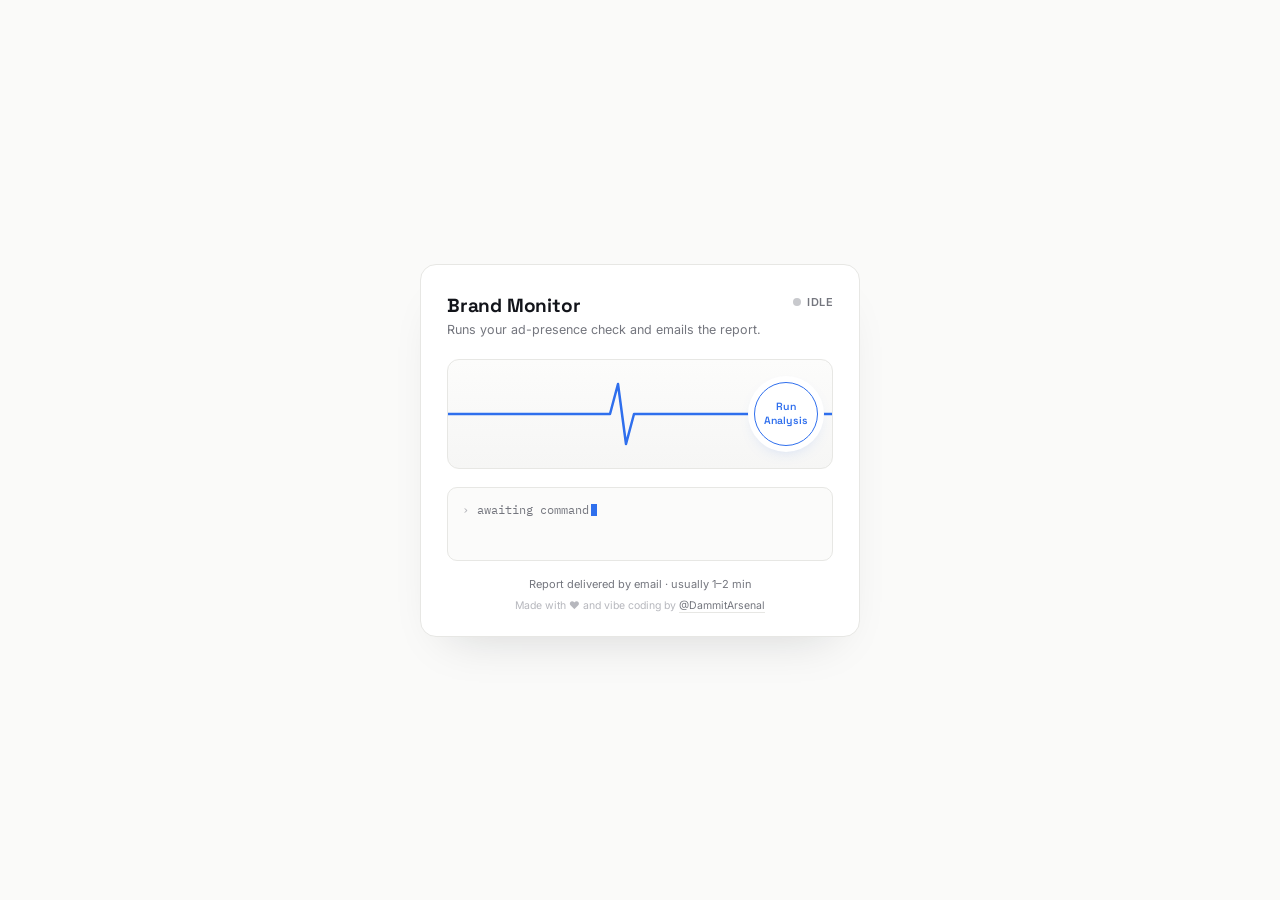
<file: SERP.html>
<!DOCTYPE html>
<html lang="en">
<head>
<meta charset="UTF-8">
<meta name="viewport" content="width=device-width, initial-scale=1.0">
<title>Brand Monitor · Trigger</title>
<link rel="preconnect" href="https://fonts.googleapis.com">
<link rel="preconnect" href="https://fonts.gstatic.com" crossorigin>
<link href="https://fonts.googleapis.com/css2?family=Space+Grotesk:wght@500;600;700&family=Inter:wght@400;500&family=IBM+Plex+Mono:wght@400;500;600&display=swap" rel="stylesheet">
<style>
  :root{
    --bg: #fafaf9;
    --card: #ffffff;
    --line: #e7e7e4;
    --ink: #12141a;
    --muted: #74767e;
    --blue: #2f6fed;
    --blue-dim: #dbe6fd;
    --red: #e23b3b;
    --red-dim: #fbe4e4;
    --teal: #12946f;
    --teal-dim: #dcf3ec;
  }
  *{ box-sizing:border-box; }
  html,body{ height:100%; margin:0; }
  body{
    font-family:'Inter', ui-sans-serif, Arial, sans-serif;
    background: var(--bg);
    color: var(--ink);
    display:flex;
    align-items:center;
    justify-content:center;
    min-height:100vh;
    padding:24px;
  }

  .card{
    width:100%;
    max-width:440px;
    background: var(--card);
    border:1px solid var(--line);
    border-radius:16px;
    padding:28px 26px 24px;
    box-shadow: 0 24px 48px -28px rgba(18,20,26,.18);
  }

  .top{
    display:flex;
    align-items:flex-start;
    justify-content:space-between;
    margin-bottom:22px;
  }

  .heading{
    font-family:'Space Grotesk', sans-serif;
    font-weight:700;
    font-size:19px;
    letter-spacing:-.01em;
  }
  .sub{
    font-size:12.5px;
    color:var(--muted);
    margin-top:4px;
  }

  .status{
    display:flex;
    align-items:center;
    gap:6px;
    font-size:11px;
    font-weight:600;
    letter-spacing:.04em;
    text-transform:uppercase;
    color: var(--muted);
    white-space:nowrap;
    padding-top:2px;
  }
  .status .lamp{
    width:8px; height:8px; border-radius:50%;
    background: var(--muted);
    box-shadow: 0 0 0 3px transparent;
  }
  .status.idle .lamp{ background:#c8c9cd; }
  .status.busy{ color: var(--blue); }
  .status.busy .lamp{ background: var(--blue); animation: lamp-pulse 1s ease-in-out infinite; }
  .status.ok{ color: var(--teal); }
  .status.ok .lamp{ background: var(--teal); }
  .status.err{ color: var(--red); }
  .status.err .lamp{ background: var(--red); }
  @keyframes lamp-pulse{
    0%,100%{ box-shadow:0 0 0 0 rgba(47,111,237,.35); }
    50%{ box-shadow:0 0 0 5px rgba(47,111,237,0); }
  }

  /* ---------- ECG trace ---------- */
  .trace-wrap{
    position:relative;
    height:110px;
    border:1px solid var(--line);
    border-radius:12px;
    background:
      linear-gradient(180deg, #fcfcfb, #f6f6f5);
    overflow:hidden;
    margin-bottom:18px;
  }

  .trace{
    position:absolute;
    inset:0;
    background-repeat: repeat-x;
    background-size: 400px 100%;
    background-position: 0 center;
    animation: scroll-idle 6s linear infinite;
    background-image: url("data:image/svg+xml,%3Csvg xmlns='http://www.w3.org/2000/svg' viewBox='0 0 400 100'%3E%3Cpath d='M0,50 L150,50 L162,50 L170,20 L178,80 L186,50 L400,50' fill='none' stroke='%232f6fed' stroke-width='2.5' stroke-linecap='round' stroke-linejoin='round'/%3E%3C/svg%3E");
  }
  .trace.scanning{
    animation: scroll-busy 1.1s linear infinite;
    background-image: url("data:image/svg+xml,%3Csvg xmlns='http://www.w3.org/2000/svg' viewBox='0 0 400 100'%3E%3Cpath d='M0,50 L40,50 L48,50 L54,15 L60,85 L66,50 L120,50 L128,50 L134,15 L140,85 L146,50 L200,50 L208,50 L214,15 L220,85 L226,50 L280,50 L288,50 L294,15 L300,85 L306,50 L400,50' fill='none' stroke='%232f6fed' stroke-width='2.5' stroke-linecap='round' stroke-linejoin='round'/%3E%3C/svg%3E");
  }
  @keyframes scroll-idle{ from{ background-position-x:0; } to{ background-position-x:-400px; } }
  @keyframes scroll-busy{ from{ background-position-x:0; } to{ background-position-x:-400px; } }

  .run-btn{
    position:absolute;
    right:14px;
    top:50%;
    transform:translateY(-50%);
    width:64px; height:64px;
    border-radius:50%;
    background: #fff;
    border:1.5px solid var(--blue);
    color: var(--blue);
    display:flex;
    align-items:center;
    justify-content:center;
    font-family:'Space Grotesk', sans-serif;
    font-weight:600;
    font-size:10.5px;
    letter-spacing:.02em;
    text-align:center;
    line-height:1.25;
    cursor:pointer;
    box-shadow: 0 0 0 6px #fff, 0 6px 18px -6px rgba(47,111,237,.4);
    transition: background .2s ease, color .2s ease, transform .15s ease;
  }
  .run-btn:hover:not(:disabled){
    background: var(--blue);
    color:#fff;
  }
  .run-btn:active:not(:disabled){ transform:translateY(-50%) scale(.95); }
  .run-btn:focus-visible{
    outline:2px solid var(--blue);
    outline-offset:3px;
  }
  .run-btn:disabled{
    border-color: var(--line);
    color: var(--muted);
    cursor:not-allowed;
    box-shadow: 0 0 0 6px #fff;
  }

  /* ---------- log ---------- */
  .log{
    background: #fbfbfa;
    border:1px solid var(--line);
    border-radius:10px;
    padding:12px 14px;
    min-height:74px;
    font-family:'IBM Plex Mono', ui-monospace, monospace;
    font-size:12px;
    line-height:1.7;
    color: var(--muted);
  }
  .log-line{ display:flex; gap:8px; opacity:0; animation: line-in .3s ease forwards; }
  .log-line .tag{ color:#b7b8bd; flex-shrink:0; }
  .log-line.busy .tag{ color: var(--blue); }
  .log-line.ok .tag{ color: var(--teal); }
  .log-line.err .tag{ color: var(--red); }
  @keyframes line-in{ from{ opacity:0; transform:translateY(2px);} to{ opacity:1; transform:translateY(0);} }

  .cursor{
    display:inline-block;
    width:6px; height:12px;
    background: var(--blue);
    margin-left:2px;
    animation: blink 1s step-end infinite;
    vertical-align:-2px;
  }
  @keyframes blink{ 50%{ opacity:0; } }

  .foot{
    margin-top:16px;
    text-align:center;
    font-size:11px;
    color: var(--muted);
  }

  .credit{
    margin-top:8px;
    text-align:center;
    font-size:10.5px;
    color: #b6b7bd;
  }
  .credit a{
    color: var(--muted);
    text-decoration:none;
    border-bottom:1px solid var(--line);
  }
  .credit a:hover{ color: var(--blue); border-color: var(--blue); }

  @media (prefers-reduced-motion: reduce){
    .trace{ animation:none; }
    .status.busy .lamp{ animation:none; }
    .cursor{ animation:none; }
    .log-line{ animation:none; opacity:1; }
  }

  @media (max-width:440px){
    .trace-wrap{ height:96px; }
    .run-btn{ width:56px; height:56px; font-size:9.5px; }
  }
</style>
</head>
<body>

  <div class="card">
    <div class="top">
      <div>
        <div class="heading">Brand Monitor</div>
        <div class="sub">Runs your ad-presence check and emails the report.</div>
      </div>
      <div class="status idle" id="status"><span class="lamp"></span><span id="statusLabel">Idle</span></div>
    </div>

    <div class="trace-wrap">
      <div class="trace" id="trace"></div>
      <button class="run-btn" id="runBtn" aria-label="Run brand analysis">Run<br>Analysis</button>
    </div>

    <div class="log" id="log" aria-live="polite">
      <div class="log-line" style="animation-delay:.05s"><span class="tag">›</span><span>awaiting command<span class="cursor"></span></span></div>
    </div>

    <div class="foot">Report delivered by email · usually 1–2 min</div>
    <div class="credit">Made with ❤️ and vibe coding by <a href="https://twitter.com/DammitArsenal" target="_blank" rel="noopener">@DammitArsenal</a></div>
  </div>

<script>
(function(){
  const btn = document.getElementById('runBtn');
  const trace = document.getElementById('trace');
  const log = document.getElementById('log');
  const status = document.getElementById('status');
  const statusLabel = document.getElementById('statusLabel');

  const webhookUrl = 'https://harshdave2800.pythonanywhere.com/run-script';
  const secretToken = 'MySup3rSecr3t!2025'; // Must match .env on PythonAnywhere

  function setStatus(state, label){
    status.className = 'status ' + state;
    statusLabel.textContent = label;
  }

  function addLine(text, state){
    const line = document.createElement('div');
    line.className = 'log-line' + (state ? ' ' + state : '');
    line.innerHTML = '<span class="tag">›</span><span>' + text + '</span>';
    log.appendChild(line);
    log.scrollTop = log.scrollHeight;
  }

  function clearLog(){ log.innerHTML = ''; }

  btn.addEventListener('click', function(){
    btn.disabled = true;
    trace.classList.add('scanning');
    setStatus('busy', 'Scanning');
    clearLog();
    addLine('sending trigger signal to engine' + '<span class="cursor"></span>', 'busy');

    const soonTimer = setTimeout(() => {
      const cur = log.querySelector('.cursor');
      if (cur) cur.remove();
      addLine('signal received — scan running, this can take 1–2 min' + '<span class="cursor"></span>', 'busy');
    }, 900);

    fetch(webhookUrl, {
      method: 'POST',
      headers: {
        'Content-Type': 'application/json',
        'X-Trigger-Token': secretToken
      }
    })
    .then(response => {
      if (!response.ok) {
        return response.json().then(data => {
          throw new Error(data.error || 'Server error');
        });
      }
      return response.json();
    })
    .then(data => {
      const cur = log.querySelector('.cursor');
      if (cur) cur.remove();
      const stamp = new Date().toLocaleTimeString([], {hour:'2-digit', minute:'2-digit'});
      addLine('scan complete — report sent, ' + stamp, 'ok');
      setStatus('ok', 'Complete');
      trace.classList.remove('scanning');
      console.log('Output:', data.stdout);
    })
    .catch(error => {
      const cur = log.querySelector('.cursor');
      if (cur) cur.remove();
      addLine('error — ' + error.message, 'err');
      setStatus('err', 'Failed');
      trace.classList.remove('scanning');
    })
    .finally(() => {
      clearTimeout(soonTimer);
      btn.disabled = false;
    });
  });
})();
</script>

</body>
</html>
</file>
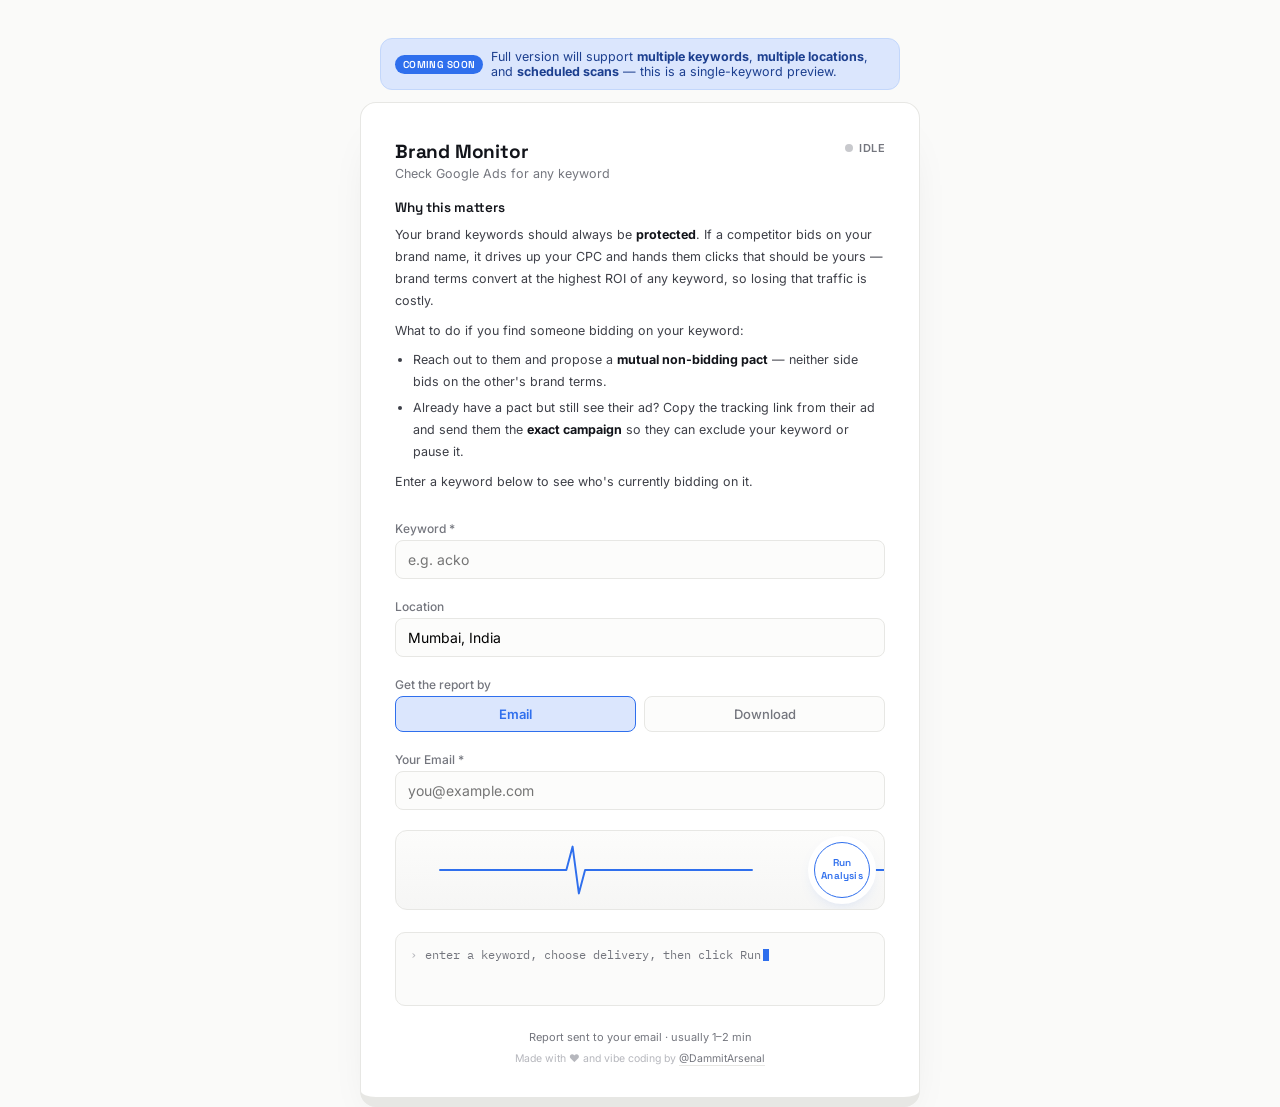
<file: SERPKW.html>
<!DOCTYPE html>
<html lang="en">
<head>
<meta charset="UTF-8">
<meta name="viewport" content="width=device-width, initial-scale=1.0">
<title>Brand Keyword Monitor — Check Who's Bidding on Your Brand Name | Free Google Ads Tool</title>
<link rel="icon" type="image/x-icon" href="/serpkw.png">
<meta name="description" content="Free tool to check if competitors are bidding on your brand keywords on Google Ads. Protect your brand CPC, catch competitor ads on your name, and get a report emailed to you in minutes.">
<meta name="keywords" content="brand keyword monitoring, brand bidding, competitor ads on brand name, Google Ads brand protection, PPC brand terms, CPC protection, trademark bidding Google Ads">
<meta name="robots" content="index, follow">
<link rel="canonical" href="https://harshdave28000.pythonanywhere.com/">
<meta property="og:type" content="website">
<meta property="og:title" content="Brand Keyword Monitor — Check Who's Bidding on Your Brand Name">
<meta property="og:description" content="Free tool to check if competitors are bidding on your brand keywords on Google Ads. Get a report emailed to you in minutes.">
<meta name="twitter:card" content="summary">
<meta name="twitter:title" content="Brand Keyword Monitor — Check Who's Bidding on Your Brand Name">
<meta name="twitter:description" content="See who's bidding on your brand keywords on Google Ads and protect your CPC.">
<link rel="preconnect" href="https://fonts.googleapis.com">
<link rel="preconnect" href="https://fonts.gstatic.com" crossorigin>
<link href="https://fonts.googleapis.com/css2?family=Space+Grotesk:wght@500;600;700&family=Inter:wght@400;500&family=IBM+Plex+Mono:wght@400;500;600&display=swap" rel="stylesheet">
<style>
  :root{
    --bg: #fafaf9;
    --card: #ffffff;
    --line: #e7e7e4;
    --ink: #12141a;
    --muted: #74767e;
    --blue: #2f6fed;
    --blue-dim: #dbe6fd;
    --red: #e23b3b;
    --red-dim: #fbe4e4;
    --teal: #12946f;
    --teal-dim: #dcf3ec;
  }
  
  *{ box-sizing:border-box; }
  html,body{ height:100%; margin:0; }
  body{
    font-family:'Inter', ui-sans-serif, Arial, sans-serif;
    background: var(--bg);
    color: var(--ink);
    display:flex;
    flex-direction:column;
    align-items:center;
    justify-content:flex-start;
    min-height:100vh;
    padding:8px 20px 64px;
  }

  .card{
    width:100%;
    max-width:560px;
    background: var(--card);
    border:1px solid var(--line);
    border-radius:16px;
    padding:36px 34px 32px;
    box-shadow: 0 24px 48px -28px rgba(18,20,26,.18);
    border-bottom-width: 10px;
  }

  /* ---------- Coming soon banner ---------- */
  .banner{
    width:100%;
    max-width:520px;
    background: var(--blue-dim);
    border:1px solid #c3d7fb;
    border-radius:12px;
    padding:10px 14px;
    margin-bottom:12px;
    display:flex;
    align-items:center;
    gap:8px;
    font-size:12.5px;
    color:#1c3f8f;
    margin-top:30px;
  }
  .banner .pill{
    flex-shrink:0;
    background: var(--blue);
    color:#fff;
    font-family:'Space Grotesk', sans-serif;
    font-weight:600;
    font-size:10px;
    letter-spacing:.03em;
    text-transform:uppercase;
    padding:3px 8px;
    border-radius:20px;
  }

  /* ---------- Interest modal ---------- */
  .modal-overlay{
    position:fixed;
    inset:0;
    background:rgba(18,20,26,.45);
    backdrop-filter: blur(2px);
    display:flex;
    align-items:center;
    justify-content:center;
    padding:24px;
    z-index:100;
    opacity:0;
    visibility:hidden;
    pointer-events:none;
    transition: opacity .35s ease, visibility .35s ease;
  }
  .modal-overlay.show{
    opacity:1;
    visibility:visible;
    pointer-events:auto;
  }
  .modal{
    position:relative;
    width:100%;
    max-width:340px;
    background:#fff;
    border-radius:14px;
    padding:26px 24px 22px;
    box-shadow: 0 30px 60px -20px rgba(18,20,26,.35);
    text-align:center;
    transform: translateY(14px) scale(.96);
    opacity:0;
    transition: transform .4s cubic-bezier(.2,.85,.3,1.15), opacity .3s ease;
  }
  .modal-overlay.show .modal{
    transform: translateY(0) scale(1);
    opacity:1;
  }
  .modal-close{
    position:absolute;
    top:10px;
    right:10px;
    width:26px; height:26px;
    border:none;
    background:transparent;
    color:var(--muted);
    font-size:16px;
    line-height:1;
    cursor:pointer;
    border-radius:50%;
    display:flex;
    align-items:center;
    justify-content:center;
    transition: background .15s ease, color .15s ease;
  }
  .modal-close:hover{ background:#f1f1ee; color:var(--ink); }
  .modal-title{
    font-family:'Space Grotesk', sans-serif;
    font-weight:700;
    font-size:16.5px;
    margin-bottom:8px;
  }
  .modal-sub{
    font-size:12.5px;
    color:var(--muted);
    line-height:1.55;
    margin-bottom:28px;
  }
  .modal-cta{
    display:inline-block;
    width:100%;
    font-family:'Space Grotesk', sans-serif;
    font-weight:600;
    font-size:13px;
    color:#fff;
    background: var(--blue);
    padding:10px 16px;
    border-radius:9px;
    text-decoration:none;
    transition: background .2s ease;
  }
  .modal-cta:hover{ background:#1f57c9; }

  /* ---------- Explainer ---------- */
  .explainer{
    background:transparent;
    border:none;
    border-radius:0;
    padding:0;
    margin-bottom:28px;
  }
  .explainer .ex-title{
    font-family:'Space Grotesk', sans-serif;
    font-weight:600;
    font-size:13.5px;
    margin-bottom:8px;
    display:flex;
    align-items:center;
    gap:6px;
  }
  .explainer p{
    font-size:12.5px;
    line-height:1.75;
    color:#3d3f47;
    margin:0 0 8px;
  }
  .explainer p:last-child{ margin-bottom:0; }
  .explainer ul{
    margin:0 0 8px;
    padding-left:18px;
  }
  .explainer li{
    font-size:12.5px;
    line-height:1.75;
    color:#3d3f47;
    margin-bottom:4px;
  }
  .explainer strong{ color:var(--ink); }

  .top{
    display:flex;
    align-items:flex-start;
    justify-content:space-between;
    margin-bottom:18px;
  }

  .heading{
    font-family:'Space Grotesk', sans-serif;
    font-weight:700;
    font-size:19px;
    letter-spacing:-.01em;
  }
  .sub{
    font-size:12.5px;
    color:var(--muted);
    margin-top:2px;
  }

  .status{
    display:flex;
    align-items:center;
    gap:6px;
    font-size:11px;
    font-weight:600;
    letter-spacing:.04em;
    text-transform:uppercase;
    color: var(--muted);
    white-space:nowrap;
    padding-top:2px;
  }
  .status .lamp{
    width:8px; height:8px; border-radius:50%;
    background: var(--muted);
    box-shadow: 0 0 0 3px transparent;
  }
  .status.idle .lamp{ background:#c8c9cd; animation: idle-pulse 2.4s ease-in-out infinite; }
  .status.busy{ color: var(--blue); }
  .status.busy .lamp{ background: var(--blue); animation: lamp-pulse 1s ease-in-out infinite; }
  .status.ok{ color: var(--teal); }
  .status.ok .lamp{ background: var(--teal); }
  .status.err{ color: var(--red); }
  .status.err .lamp{ background: var(--red); }
  @keyframes lamp-pulse{
    0%,100%{ box-shadow:0 0 0 0 rgba(47,111,237,.35); }
    50%{ box-shadow:0 0 0 5px rgba(47,111,237,0); }
  }
  @keyframes idle-pulse{
    0%,100%{ opacity:1; }
    50%{ opacity:.4; }
  }

  /* ---------- Form ---------- */
  .form-group{
    margin-bottom:20px;
  }
  .form-group label{
    display:block;
    font-size:12px;
    font-weight:500;
    color:var(--muted);
    margin-bottom:4px;
  }
  .form-group input{
    width:100%;
    padding:10px 12px;
    border:1px solid var(--line);
    border-radius:8px;
    font-family:'Inter', sans-serif;
    font-size:14px;
    background:#fcfcfb;
    transition: border .2s ease, box-shadow .2s ease;
  }
  .form-group input:focus{
    outline:none;
    border-color:var(--blue);
    box-shadow:0 0 0 3px rgba(47,111,237,.15);
  }

  .deliver-toggle{
    display:flex;
    gap:8px;
  }
  .deliver-opt{
    flex:1;
    padding:9px 12px;
    border:1px solid var(--line);
    border-radius:8px;
    background:#fcfcfb;
    font-family:'Inter', sans-serif;
    font-size:13px;
    font-weight:500;
    color:var(--muted);
    cursor:pointer;
    transition: border .15s ease, background .15s ease, color .15s ease;
  }
  .deliver-opt:hover{ border-color:#c7cad1; }
  .deliver-opt.active{
    border-color:var(--blue);
    background:var(--blue-dim);
    color:var(--blue);
    font-weight:600;
  }
  #emailGroup.hidden{ display:none; }

  .trace-wrap{
    position:relative;
    height:80px;
    border:1px solid var(--line);
    border-radius:12px;
    background: linear-gradient(180deg, #fcfcfb, #f6f6f5);
    overflow:hidden;
    margin-top:12px;
    margin-bottom:22px;
  }

  .trace{
    position:absolute;
    inset:0;
    background-repeat: repeat-x;
    background-size: 400px 100%;
    background-position: 0 center;
    animation: scroll-idle 6s linear infinite;
    background-image: url("data:image/svg+xml,%3Csvg xmlns='http://www.w3.org/2000/svg' viewBox='0 0 400 100'%3E%3Cpath d='M0,50 L150,50 L162,50 L170,20 L178,80 L186,50 L400,50' fill='none' stroke='%232f6fed' stroke-width='2.5' stroke-linecap='round' stroke-linejoin='round'/%3E%3C/svg%3E");
  }
  .trace.scanning{
    animation: scroll-busy 1.1s linear infinite;
    background-image: url("data:image/svg+xml,%3Csvg xmlns='http://www.w3.org/2000/svg' viewBox='0 0 400 100'%3E%3Cpath d='M0,50 L40,50 L48,50 L54,15 L60,85 L66,50 L120,50 L128,50 L134,15 L140,85 L146,50 L200,50 L208,50 L214,15 L220,85 L226,50 L280,50 L288,50 L294,15 L300,85 L306,50 L400,50' fill='none' stroke='%232f6fed' stroke-width='2.5' stroke-linecap='round' stroke-linejoin='round'/%3E%3C/svg%3E");
  }
  @keyframes scroll-idle{ from{ background-position-x:0; } to{ background-position-x:-400px; } }
  @keyframes scroll-busy{ from{ background-position-x:0; } to{ background-position-x:-400px; } }

  .run-btn{
    position:absolute;
    right:14px;
    top:50%;
    transform:translateY(-50%);
    width:56px; height:56px;
    border-radius:50%;
    background: #fff;
    border:1.5px solid var(--blue);
    color: var(--blue);
    display:flex;
    align-items:center;
    justify-content:center;
    font-family:'Space Grotesk', sans-serif;
    font-weight:600;
    font-size:10px;
    letter-spacing:.02em;
    text-align:center;
    line-height:1.25;
    cursor:pointer;
    box-shadow: 0 0 0 6px #fff, 0 6px 18px -6px rgba(47,111,237,.4);
    transition: background .2s ease, color .2s ease, transform .15s ease;
  }
  .run-btn:hover:not(:disabled){
    background: var(--blue);
    color:#fff;
  }
  .run-btn:active:not(:disabled){ transform:translateY(-50%) scale(.95); }
  .run-btn:focus-visible{
    outline:2px solid var(--blue);
    outline-offset:3px;
  }
  .run-btn:disabled{
    border-color: var(--line);
    color: var(--muted);
    cursor:not-allowed;
    box-shadow: 0 0 0 6px #fff;
  }

  .log{
    background: #fbfbfa;
    border:1px solid var(--line);
    border-radius:10px;
    padding:12px 14px;
    min-height:74px;
    max-height:200px;
    overflow-y:auto;
    font-family:'IBM Plex Mono', ui-monospace, monospace;
    font-size:12px;
    line-height:1.7;
    color: var(--muted);
  }
  .log-line{ display:flex; gap:8px; opacity:0; animation: line-in .3s ease forwards; }
  .log-line .tag{ color:#b7b8bd; flex-shrink:0; }
  .log-line.busy .tag{ color: var(--blue); }
  .log-line.ok .tag{ color: var(--teal); }
  .log-line.err .tag{ color: var(--red); }
  @keyframes line-in{ from{ opacity:0; transform:translateY(2px);} to{ opacity:1; transform:translateY(0);} }

  .cursor{
    display:inline-block;
    width:6px; height:12px;
    background: var(--blue);
    margin-left:2px;
    animation: blink 1s step-end infinite;
    vertical-align:-2px;
  }
  @keyframes blink{ 50%{ opacity:0; } }

  .foot{
    margin-top:24px;
    text-align:center;
    font-size:11px;
    color: var(--muted);
  }
  .credit{
    margin-top:8px;
    text-align:center;
    font-size:10.5px;
    color: #b6b7bd;
  }
  .credit a{
    color: var(--muted);
    text-decoration:none;
    border-bottom:1px solid var(--line);
  }
  .credit a:hover{ color: var(--blue); border-color: var(--blue); }

  @media (max-width:480px){
    .trace-wrap{ height:70px; }
    .run-btn{ width:48px; height:48px; font-size:9px; }
  }
</style>
</head>
<body>

  <div class="banner">
    <span class="pill">Coming soon</span>
    <span>Full version will support <strong style="color:#1c3f8f;">multiple keywords</strong>, <strong style="color:#1c3f8f;">multiple locations</strong>, and <strong style="color:#1c3f8f;">scheduled scans</strong> — this is a single-keyword preview.</span>
  </div>

  <div class="card">
    <div class="top">
      <div>
        <div class="heading">Brand Monitor</div>
        <div class="sub">Check Google Ads for any keyword</div>
      </div>
      <div class="status idle" id="status"><span class="lamp"></span><span id="statusLabel">Idle</span></div>
    </div>

    <div class="explainer">
      <div class="ex-title">Why this matters</div>
      <p>Your brand keywords should always be <strong>protected</strong>. If a competitor bids on your brand name, it drives up your CPC and hands them clicks that should be yours — brand terms convert at the highest ROI of any keyword, so losing that traffic is costly.</p>
      <p>What to do if you find someone bidding on your keyword:</p>
      <ul>
        <li>Reach out to them and propose a <strong>mutual non-bidding pact</strong> — neither side bids on the other's brand terms.</li>
        <li>Already have a pact but still see their ad? Copy the tracking link from their ad and send them the <strong>exact campaign</strong> so they can exclude your keyword or pause it.</li>
      </ul>
      <p>Enter a keyword below to see who's currently bidding on it.</p>
    </div>

    <!-- Form -->
    <div class="form-group">
      <label for="keyword">Keyword *</label>
      <input type="text" id="keyword" placeholder="e.g. acko">
    </div>
    <div class="form-group">
      <label for="location">Location</label>
      <input type="text" id="location" placeholder="City, Country (default: India)" value="Mumbai, India">
    </div>
    <div class="form-group">
      <label>Get the report by</label>
      <div class="deliver-toggle">
        <button type="button" class="deliver-opt active" data-deliver="email" id="deliverEmailBtn">Email</button>
        <button type="button" class="deliver-opt" data-deliver="download" id="deliverDownloadBtn">Download</button>
      </div>
    </div>
    <div class="form-group" id="emailGroup">
      <label for="email">Your Email *</label>
      <input type="email" id="email" placeholder="you@example.com" value="">
    </div>

    <div class="trace-wrap">
      <div class="trace" id="trace"></div>
      <button class="run-btn" id="runBtn" aria-label="Run brand analysis">Run<br>Analysis</button>
    </div>

    <div class="log" id="log" aria-live="polite">
      <div class="log-line" style="animation-delay:.05s"><span class="tag">›</span><span>enter a keyword, choose delivery, then click Run<span class="cursor"></span></span></div>
    </div>

    <div class="foot" id="footNote">Report sent to your email · usually 1–2 min</div>
    <div class="credit">Made with ❤️ and vibe coding by <a href="https://twitter.com/DammitArsenal" target="_blank" rel="noopener">@DammitArsenal</a></div>
  </div>

  <div class="modal-overlay" id="interestOverlay">
    <div class="modal">
      <button class="modal-close" id="modalClose" aria-label="Close">✕</button>
      <div class="modal-title" id="modalTitle">Your report is on its way!</div>
      <div class="modal-sub" id="modalSub">We've sent it to your email. Would you like to register your interest in the full version, or share feedback?</div>
      <a class="modal-cta" id="modalCta" href="https://docs.google.com/forms/d/e/1FAIpQLSd0k8bDxmxoKb7C8iHV1Qs1_ZbOQE3P3w1mJXINvdeGGPqPJA/viewform?usp=publish-editor" target="_blank" rel="noopener">Register interest →</a>
    </div>
  </div>

<script>
(function(){
  const btn = document.getElementById('runBtn');
  const trace = document.getElementById('trace');
  const log = document.getElementById('log');
  const status = document.getElementById('status');
  const statusLabel = document.getElementById('statusLabel');

  const keywordInput = document.getElementById('keyword');
  const locationInput = document.getElementById('location');
  const emailInput = document.getElementById('email');
  const emailGroup = document.getElementById('emailGroup');
  const footNote = document.getElementById('footNote');
  const deliverEmailBtn = document.getElementById('deliverEmailBtn');
  const deliverDownloadBtn = document.getElementById('deliverDownloadBtn');
  const modalTitle = document.getElementById('modalTitle');
  const modalSub = document.getElementById('modalSub');

  let deliver = 'email';

  function setDeliver(mode){
    deliver = mode;
    const isEmail = mode === 'email';
    deliverEmailBtn.classList.toggle('active', isEmail);
    deliverDownloadBtn.classList.toggle('active', !isEmail);
    emailGroup.classList.toggle('hidden', !isEmail);
    footNote.textContent = isEmail
      ? 'Report sent to your email · usually 1–2 min'
      : 'Report downloads straight to your device · usually 1–2 min';
  }

  deliverEmailBtn.addEventListener('click', () => setDeliver('email'));
  deliverDownloadBtn.addEventListener('click', () => setDeliver('download'));

  const interestOverlay = document.getElementById('interestOverlay');
  const modalClose = document.getElementById('modalClose');

  function showInterestModal(){ interestOverlay.classList.add('show'); }
  function hideInterestModal(){ interestOverlay.classList.remove('show'); }

  modalClose.addEventListener('click', hideInterestModal);
  interestOverlay.addEventListener('click', function(e){
    if (e.target === interestOverlay) hideInterestModal();
  });
  document.addEventListener('keydown', function(e){
    if (e.key === 'Escape') hideInterestModal();
  });

  const webhookUrl = 'https://harshdave28000.pythonanywhere.com/run-script';  // update to your new domain

  function setStatus(state, label){
    status.className = 'status ' + state;
    statusLabel.textContent = label;
  }

  function addLine(text, state){
    const line = document.createElement('div');
    line.className = 'log-line' + (state ? ' ' + state : '');
    line.innerHTML = '<span class="tag">›</span><span>' + text + '</span>';
    log.appendChild(line);
    log.scrollTop = log.scrollHeight;
  }

  function clearLog(){ log.innerHTML = ''; }

  let currentReportUrl = null;

  function showReportLink(html, keyword){
    if (currentReportUrl) URL.revokeObjectURL(currentReportUrl);
    const blob = new Blob([html], { type: 'text/html' });
    currentReportUrl = URL.createObjectURL(blob);
    const safeKeyword = keyword.toLowerCase().replace(/[^a-z0-9]+/g, '-').replace(/(^-|-$)/g, '');

    const wrap = document.createElement('div');
    wrap.className = 'log-line';
    wrap.style.marginTop = '4px';
    wrap.innerHTML =
      '<span class="tag">›</span>' +
      '<span style="display:flex;gap:10px;flex-wrap:wrap;align-items:center;">' +
        '<a href="' + currentReportUrl + '" target="_blank" rel="noopener" ' +
          'style="display:inline-flex;align-items:center;gap:6px;font-weight:600;color:#2f6fed;text-decoration:none;border:1px solid #dbe6fd;background:#dbe6fd;padding:5px 12px;border-radius:20px;">' +
          'Open your report &rarr;</a>' +
        '<a href="' + currentReportUrl + '" download="brand-monitor-' + (safeKeyword || 'report') + '.html" ' +
          'style="font-size:11.5px;color:#74767e;text-decoration:underline;">save file instead</a>' +
      '</span>';
    log.appendChild(wrap);
    log.scrollTop = log.scrollHeight;
  }

  btn.addEventListener('click', function(){
    const keyword = keywordInput.value.trim();
    const location = locationInput.value.trim() || 'India';
    const email = emailInput.value.trim();

    if (!keyword) { alert('Please enter a keyword.'); return; }
    if (deliver === 'email' && (!email || !email.includes('@'))) {
      alert('Please enter a valid email address, or switch to Download.');
      return;
    }

    btn.disabled = true;
    trace.classList.add('scanning');
    setStatus('busy', 'Scanning');
    clearLog();
    addLine('sending request for: ' + keyword, 'busy');

    const payload = { keyword, location, deliver };
    if (email) payload.email = email;

    fetch(webhookUrl, {
      method: 'POST',
      headers: {
        'Content-Type': 'application/json'
      },
      body: JSON.stringify(payload)
    })
    .then(response => {
      if (response.status === 429) {
        return response.json().then(data => {
          throw new Error(data.message || 'Rate limit exceeded. Please wait.');
        });
      }
      if (!response.ok) {
        return response.json().then(data => {
          throw new Error(data.error || 'Server error');
        });
      }
      return response.json();
    })
    .then(data => {
      const stamp = new Date().toLocaleTimeString([], {hour:'2-digit', minute:'2-digit'});

      if (deliver === 'download' && data.report_html) {
        addLine('scan complete — report ready at ' + stamp, 'ok');
        showReportLink(data.report_html, keyword);
        modalTitle.textContent = 'Your report is ready!';
        modalSub.textContent = 'Tap "Open your report" above to view it. Would you like to register your interest in the full version, or share feedback?';
      } else {
        addLine('scan complete — report sent to ' + email + ' at ' + stamp, 'ok');
        modalTitle.textContent = 'Your report is on its way!';
        modalSub.textContent = "We've sent it to your email. Would you like to register your interest in the full version, or share feedback?";
      }

      setStatus('ok', 'Complete');
      trace.classList.remove('scanning');
      console.log('Output:', data.stdout);
      setTimeout(showInterestModal, 3000); // delay before the interest modal appears, in ms
    })
    .catch(error => {
      addLine('error — ' + error.message, 'err');
      setStatus('err', 'Failed');
      trace.classList.remove('scanning');
    })
    .finally(() => {
      btn.disabled = false;
    });
  });
})();
</script>

</body>
</html>
</file>
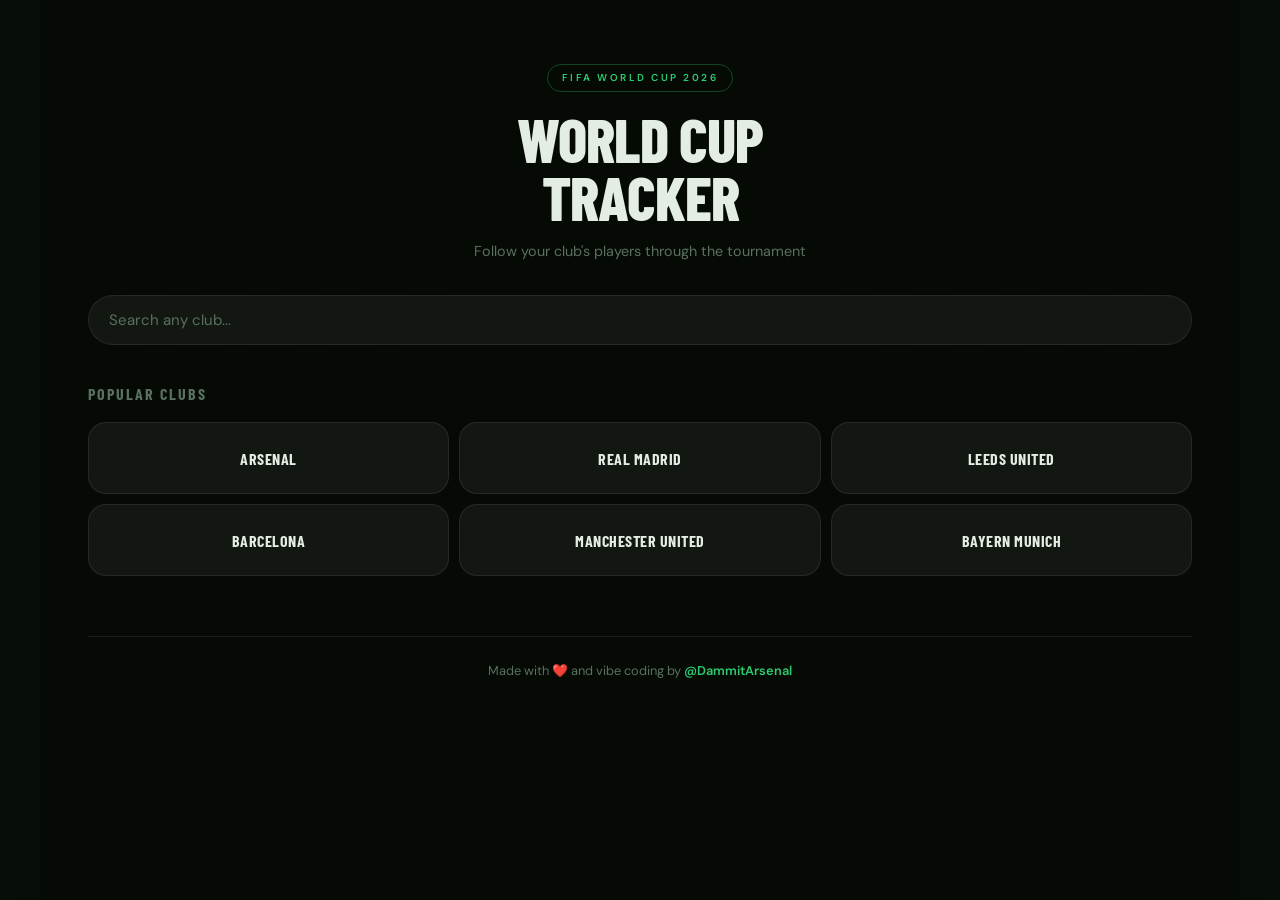
<file: wctracker.html>
<!DOCTYPE html>
<html lang="en">
<head>
    <link rel="preconnect" href="https://sports.bzzoiro.com">
    <!-- Google tag (gtag.js) -->
<script async src="https://www.googletagmanager.com/gtag/js?id=G-R42J6R8P91"></script>
<script>
  window.dataLayer = window.dataLayer || [];
  function gtag(){dataLayer.push(arguments);}
  gtag('js', new Date());

  gtag('config', 'G-R42J6R8P91');
</script>
    <meta charset="UTF-8">
    <meta name="viewport" content="width=device-width, initial-scale=1.0">
    <title>World Cup Tracker</title>
    <link rel="stylesheet" href="wc/style.css">
    <link href="/wt.png" rel="icon" type="image/x-icon">
    <link rel="preconnect" href="https://fonts.googleapis.com">
    <link rel="preconnect" href="https://fonts.gstatic.com" crossorigin>
    <link href="https://fonts.googleapis.com/css2?family=Barlow+Condensed:wght@600;700;800&family=DM+Sans:ital,opsz,wght@0,9..40,400;0,9..40,500;0,9..40,600;1,9..40,400&display=swap" rel="stylesheet">
</head>
<body>

<!-- Background animation — balls on kick trajectories -->
<div class="bg-pitch" aria-hidden="true">
    <div class="pitch-lines"></div>
    <span class="ball b1">⚽</span>
    <span class="ball b2">⚽</span>
    <span class="ball b3">⚽</span>
    <span class="ball b4">⚽</span>
    <span class="ball b5">⚽</span>
</div>

<div id="app">

    <div class="hero">
         <a href ="wctracker.html" style="text-decoration: none; color: inherit;"><div class="hero-badge"> FIFA WORLD CUP 2026</div></a>
         <a href ="wctracker.html" style="text-decoration: none; color: inherit;">
        <h1>World Cup<br>Tracker</h1> </a>
        <p>Follow your club's players through the tournament</p>
    </div>
    </a>

    <div class="search-container">
        <input
            type="text"
            id="clubSearch"
            placeholder="Search any club..."
            autocomplete="off"
        >
    </div>

    <h2 class="section-title">Popular Clubs</h2>

    <div id="clubGrid"></div>

    <div id="dashboard"></div>

        <footer class="app-footer">
        Made with ❤️ and vibe coding by
        <a href="https://twitter.com/DammitArsenal" target="_blank" rel="noopener">@DammitArsenal</a>
    </footer>

</div>

<script src="wc/data/clubs.js"></script>
<script src="wc/app.js"></script>

</body>
</html>
</file>
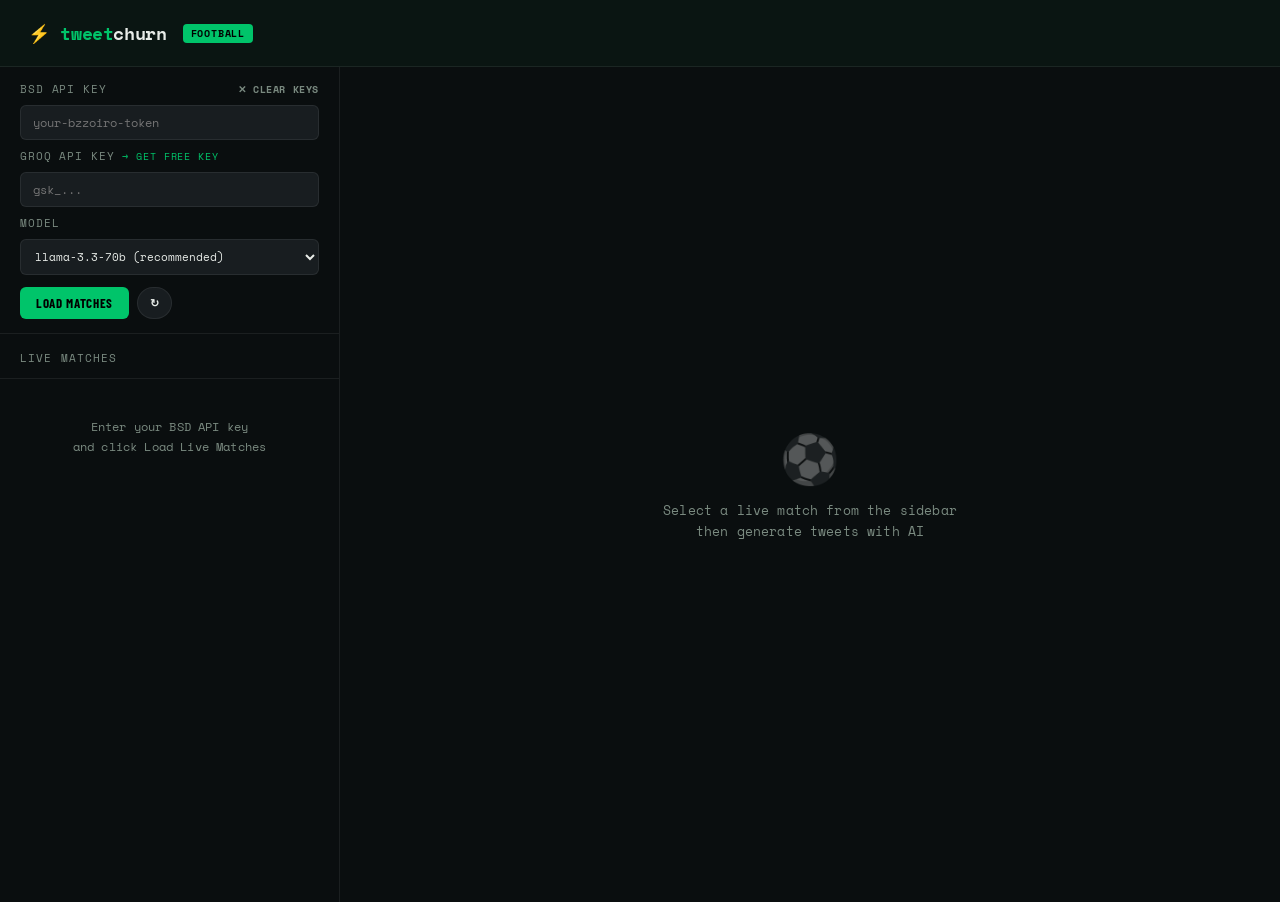
<file: img/ft.html>
<!DOCTYPE html>
<html lang="en">
<head>
<meta charset="UTF-8">
<meta name="viewport" content="width=device-width, initial-scale=1.0">
<title>Football Tweet Churner</title>
<link href="https://fonts.googleapis.com/css2?family=Space+Mono:wght@400;700&family=Barlow+Condensed:wght@400;600;700;800&display=swap" rel="stylesheet">
<style>
  :root {
    --green: #00C46A;
    --green-dim: #00a356;
    --dark: #0a0e0f;
    --card: #111518;
    --card2: #181d20;
    --border: rgba(255,255,255,0.07);
    --text: #e8ece8;
    --muted: #7a8a80;
    --accent: #00C46A;
    --red: #ff4757;
    --amber: #ffb000;
    --blue: #3fa9f5;
  }

  * { box-sizing: border-box; margin: 0; padding: 0; }

  body {
    background: var(--dark);
    color: var(--text);
    font-family: 'Barlow Condensed', sans-serif;
    min-height: 100vh;
    letter-spacing: 0.01em;
  }

  .header {
    border-bottom: 1px solid var(--border);
    padding: 20px 28px;
    display: flex;
    align-items: center;
    gap: 16px;
    background: rgba(0,196,106,0.04);
  }

  .logo {
    font-family: 'Space Mono', monospace;
    font-weight: 700;
    font-size: 18px;
    color: var(--green);
    letter-spacing: -0.02em;
  }

  .logo span { color: var(--text); }

  .badge {
    background: var(--green);
    color: #000;
    font-size: 10px;
    font-weight: 700;
    font-family: 'Space Mono', monospace;
    padding: 2px 8px;
    border-radius: 4px;
    letter-spacing: 0.08em;
    text-transform: uppercase;
  }

  .badge.live {
    background: var(--red);
    color: #fff;
    animation: pulse 1.4s ease-in-out infinite;
  }

  @keyframes pulse {
    0%, 100% { opacity: 1; }
    50% { opacity: 0.65; }
  }

  .main {
    display: grid;
    grid-template-columns: 340px 1fr;
    height: calc(100vh - 65px);
  }

  .sidebar {
    border-right: 1px solid var(--border);
    display: flex;
    flex-direction: column;
    overflow: hidden;
  }

  .sidebar-header {
    padding: 16px 20px 12px;
    border-bottom: 1px solid var(--border);
    display: flex;
    align-items: center;
    justify-content: space-between;
  }

  .sidebar-title {
    font-size: 11px;
    font-family: 'Space Mono', monospace;
    color: var(--muted);
    text-transform: uppercase;
    letter-spacing: 0.1em;
  }

  .api-input-wrap {
    padding: 14px 20px;
    border-bottom: 1px solid var(--border);
    display: flex;
    flex-direction: column;
    gap: 8px;
  }

  .api-input-wrap label {
    font-size: 11px;
    color: var(--muted);
    font-family: 'Space Mono', monospace;
    text-transform: uppercase;
    letter-spacing: 0.08em;
  }

  .input-row {
    display: flex;
    gap: 8px;
  }

  input[type="text"], input[type="password"] {
    background: var(--card2);
    border: 1px solid var(--border);
    color: var(--text);
    font-family: 'Space Mono', monospace;
    font-size: 12px;
    padding: 8px 12px;
    border-radius: 6px;
    flex: 1;
    outline: none;
    transition: border-color 0.2s;
  }

  input:focus { border-color: var(--green); }

  button {
    background: var(--green);
    color: #000;
    border: none;
    font-family: 'Barlow Condensed', sans-serif;
    font-weight: 700;
    font-size: 13px;
    padding: 8px 16px;
    border-radius: 6px;
    cursor: pointer;
    transition: background 0.2s, transform 0.1s;
    text-transform: uppercase;
    letter-spacing: 0.05em;
    white-space: nowrap;
  }

  button:hover { background: var(--green-dim); }
  button:active { transform: scale(0.97); }

  button.secondary {
    background: var(--card2);
    color: var(--text);
    border: 1px solid var(--border);
  }

  button.secondary:hover { border-color: var(--green); color: var(--green); background: var(--card2); }

  button:disabled { opacity: 0.4; cursor: not-allowed; transform: none; }

  .matches-list {
    flex: 1;
    overflow-y: auto;
    padding: 8px 0;
  }

  .matches-list::-webkit-scrollbar { width: 4px; }
  .matches-list::-webkit-scrollbar-track { background: transparent; }
  .matches-list::-webkit-scrollbar-thumb { background: var(--border); border-radius: 2px; }

  .match-card {
    padding: 12px 20px;
    cursor: pointer;
    border-left: 3px solid transparent;
    transition: all 0.15s;
  }

  .match-card:hover { background: var(--card2); }

  .match-card.active {
    background: rgba(0,196,106,0.06);
    border-left-color: var(--green);
  }

  .match-teams {
    font-size: 15px;
    font-weight: 700;
    color: var(--text);
    margin-bottom: 4px;
  }

  .match-meta {
    display: flex;
    gap: 10px;
    align-items: center;
    font-size: 11px;
    font-family: 'Space Mono', monospace;
  }

  .match-score {
    color: var(--green);
    font-weight: 700;
  }

  .match-min {
    color: var(--muted);
  }

  .match-league {
    color: var(--muted);
    font-size: 10px;
    flex: 1;
    overflow: hidden;
    text-overflow: ellipsis;
    white-space: nowrap;
  }

  .status-dot {
    width: 6px;
    height: 6px;
    border-radius: 50%;
    background: var(--red);
    animation: pulse 1.4s ease-in-out infinite;
    flex-shrink: 0;
  }

  .content-area {
    display: flex;
    flex-direction: column;
    overflow: hidden;
  }

  .match-detail {
    padding: 20px 24px 16px;
    border-bottom: 1px solid var(--border);
    display: flex;
    align-items: flex-start;
    gap: 20px;
    flex-wrap: wrap;
    overflow-y: auto;
    max-height: 55vh;
  }

  .score-display {
    font-family: 'Space Mono', monospace;
    font-size: 32px;
    font-weight: 700;
    color: var(--green);
    letter-spacing: -0.02em;
  }

  .teams-display {
    flex: 1;
  }

  .teams-display .home { font-size: 22px; font-weight: 800; }
  .teams-display .vs { font-size: 12px; color: var(--muted); font-family: 'Space Mono', monospace; }
  .teams-display .away { font-size: 22px; font-weight: 800; }

  .stats-pills {
    display: flex;
    gap: 8px;
    flex-wrap: wrap;
  }

  .stat-pill {
    background: var(--card2);
    border: 1px solid var(--border);
    border-radius: 20px;
    padding: 4px 12px;
    font-size: 12px;
    font-family: 'Space Mono', monospace;
  }

  .stat-pill span { color: var(--green); }

  .tweet-workspace {
    flex: 1;
    display: flex;
    flex-direction: column;
    overflow: hidden;
  }

  .tweet-toolbar {
    padding: 12px 24px;
    border-bottom: 1px solid var(--border);
    display: flex;
    gap: 10px;
    align-items: center;
    flex-wrap: wrap;
  }

  .toolbar-label {
    font-size: 11px;
    font-family: 'Space Mono', monospace;
    color: var(--muted);
    text-transform: uppercase;
    letter-spacing: 0.08em;
    margin-right: 4px;
  }

  .tone-btn {
    background: var(--card2);
    border: 1px solid var(--border);
    color: var(--muted);
    font-size: 12px;
    font-family: 'Space Mono', monospace;
    padding: 5px 12px;
    border-radius: 20px;
    cursor: pointer;
    transition: all 0.15s;
    text-transform: lowercase;
  }

  .tone-btn:hover, .tone-btn.active {
    border-color: var(--green);
    color: var(--green);
    background: rgba(0,196,106,0.08);
  }

  .tweets-container {
    flex: 1;
    overflow-y: auto;
    padding: 20px 24px;
    display: flex;
    flex-direction: column;
    gap: 16px;
  }

  .tweets-container::-webkit-scrollbar { width: 4px; }
  .tweets-container::-webkit-scrollbar-track { background: transparent; }
  .tweets-container::-webkit-scrollbar-thumb { background: var(--border); border-radius: 2px; }

  .tweet-card {
    background: var(--card);
    border: 1px solid var(--border);
    border-radius: 10px;
    padding: 16px 18px;
    transition: border-color 0.2s;
  }

  .tweet-card:hover { border-color: rgba(255,255,255,0.14); }

  .tweet-header {
    display: flex;
    align-items: center;
    gap: 10px;
    margin-bottom: 10px;
  }

  .tweet-type {
    font-size: 10px;
    font-family: 'Space Mono', monospace;
    text-transform: uppercase;
    letter-spacing: 0.08em;
    padding: 2px 8px;
    border-radius: 4px;
    background: rgba(0,196,106,0.12);
    color: var(--green);
    border: 1px solid rgba(0,196,106,0.25);
  }

  .tweet-type.goal { background: rgba(255,71,87,0.12); color: var(--red); border-color: rgba(255,71,87,0.25); }
  .tweet-type.stat { background: rgba(63,169,245,0.12); color: var(--blue); border-color: rgba(63,169,245,0.25); }
  .tweet-type.player { background: rgba(255,176,0,0.12); color: var(--amber); border-color: rgba(255,176,0,0.25); }

  .tweet-body {
    font-size: 16px;
    font-weight: 400;
    line-height: 1.5;
    color: var(--text);
    margin-bottom: 12px;
    font-family: 'Barlow Condensed', sans-serif;
    letter-spacing: 0.02em;
  }

  .tweet-footer {
    display: flex;
    align-items: center;
    justify-content: space-between;
  }

  .char-count {
    font-family: 'Space Mono', monospace;
    font-size: 11px;
    color: var(--muted);
  }

  .char-count.warn { color: var(--amber); }
  .char-count.over { color: var(--red); }

  .tweet-actions {
    display: flex;
    gap: 8px;
  }

  .icon-btn {
    background: none;
    border: 1px solid var(--border);
    color: var(--muted);
    width: 30px;
    height: 30px;
    border-radius: 6px;
    display: flex;
    align-items: center;
    justify-content: center;
    cursor: pointer;
    font-size: 14px;
    transition: all 0.15s;
    padding: 0;
  }

  .icon-btn:hover { border-color: var(--green); color: var(--green); background: rgba(0,196,106,0.08); }
  .icon-btn:active { transform: scale(0.93); }

  .generate-bar {
    padding: 14px 24px;
    border-top: 1px solid var(--border);
    display: flex;
    gap: 10px;
    align-items: center;
    background: rgba(0,0,0,0.2);
  }

  .empty-state {
    flex: 1;
    display: flex;
    flex-direction: column;
    align-items: center;
    justify-content: center;
    gap: 12px;
    color: var(--muted);
    padding: 40px;
  }

  .empty-icon { font-size: 48px; opacity: 0.3; }

  .empty-state p {
    font-family: 'Space Mono', monospace;
    font-size: 13px;
    text-align: center;
    line-height: 1.6;
  }

  .loading-dots {
    display: flex;
    gap: 5px;
    align-items: center;
  }

  .loading-dots span {
    width: 6px;
    height: 6px;
    background: var(--green);
    border-radius: 50%;
    animation: bounce 0.9s ease-in-out infinite;
  }

  .loading-dots span:nth-child(2) { animation-delay: 0.15s; }
  .loading-dots span:nth-child(3) { animation-delay: 0.3s; }

  @keyframes bounce {
    0%, 80%, 100% { transform: scale(0.6); opacity: 0.4; }
    40% { transform: scale(1); opacity: 1; }
  }

  .copied-toast {
    position: fixed;
    bottom: 24px;
    left: 50%;
    transform: translateX(-50%) translateY(60px);
    background: var(--green);
    color: #000;
    font-family: 'Space Mono', monospace;
    font-size: 12px;
    font-weight: 700;
    padding: 8px 18px;
    border-radius: 6px;
    transition: transform 0.25s cubic-bezier(0.34, 1.56, 0.64, 1);
    pointer-events: none;
    z-index: 999;
  }

  .copied-toast.show { transform: translateX(-50%) translateY(0); }

  .incidents-strip {
    padding: 8px 24px;
    border-bottom: 1px solid var(--border);
    display: flex;
    gap: 10px;
    overflow-x: auto;
    align-items: center;
    min-height: 38px;
  }

  .incident-chip {
    background: var(--card2);
    border: 1px solid var(--border);
    border-radius: 20px;
    padding: 3px 10px;
    font-size: 11px;
    font-family: 'Space Mono', monospace;
    white-space: nowrap;
    flex-shrink: 0;
  }

  .incident-chip.goal { border-color: rgba(255,71,87,0.35); color: var(--red); background: rgba(255,71,87,0.08); }
  .incident-chip.card { border-color: rgba(255,176,0,0.35); color: var(--amber); background: rgba(255,176,0,0.08); }

  .no-matches {
    padding: 30px 20px;
    text-align: center;
    font-family: 'Space Mono', monospace;
    font-size: 12px;
    color: var(--muted);
    line-height: 1.7;
  }

  .section-label {
    padding: 8px 20px 4px;
    font-family: 'Space Mono', monospace;
    font-size: 10px;
    text-transform: uppercase;
    letter-spacing: 0.1em;
    color: var(--muted);
    border-bottom: 1px solid var(--border);
  }

  .match-card.recent { opacity: 0.85; }
  .match-card.recent:hover { opacity: 1; }

  .refresh-btn {
    font-size: 11px;
    padding: 5px 12px;
    background: none;
    border: 1px solid var(--border);
    color: var(--muted);
    border-radius: 20px;
  }

  .refresh-btn:hover { border-color: var(--green); color: var(--green); background: none; }

  textarea {
    background: var(--card2);
    border: 1px solid var(--border);
    color: var(--text);
    font-family: 'Barlow Condensed', sans-serif;
    font-size: 16px;
    padding: 10px 14px;
    border-radius: 8px;
    flex: 1;
    outline: none;
    resize: none;
    transition: border-color 0.2s;
    line-height: 1.4;
  }

  textarea:focus { border-color: var(--green); }

  .mode-tabs {
    display: flex;
    border-bottom: 1px solid var(--border);
    padding: 0 24px;
    gap: 0;
  }

  .mode-tab {
    background: none;
    border: none;
    border-bottom: 2px solid transparent;
    color: var(--muted);
    font-family: 'Space Mono', monospace;
    font-size: 11px;
    text-transform: uppercase;
    letter-spacing: 0.08em;
    padding: 10px 16px 8px;
    cursor: pointer;
    transition: all 0.15s;
    border-radius: 0;
    margin-bottom: -1px;
  }

  .mode-tab:hover { color: var(--text); background: none; }
  .mode-tab.active { color: var(--green); border-bottom-color: var(--green); }

  .player-panel {
    display: none;
    flex-direction: column;
    flex: 1;
    overflow: hidden;
  }

  .player-panel.visible { display: flex; }

  .player-picker {
    padding: 12px 24px;
    border-bottom: 1px solid var(--border);
    display: flex;
    gap: 10px;
    align-items: center;
    flex-wrap: wrap;
  }

  .player-select {
    background: var(--card2);
    border: 1px solid var(--border);
    color: var(--text);
    font-family: 'Space Mono', monospace;
    font-size: 11px;
    padding: 8px 12px;
    border-radius: 6px;
    flex: 1;
    outline: none;
    min-width: 160px;
    cursor: pointer;
  }

  .player-select:focus { border-color: var(--green); }

  .player-stats-grid {
    padding: 16px 24px;
    display: grid;
    grid-template-columns: repeat(auto-fill, minmax(130px, 1fr));
    gap: 10px;
    border-bottom: 1px solid var(--border);
    overflow-y: auto;
    max-height: 220px;
  }

  .player-stat-card {
    background: var(--card2);
    border: 1px solid var(--border);
    border-radius: 8px;
    padding: 10px 12px;
  }

  .player-stat-card .psc-val {
    font-family: 'Space Mono', monospace;
    font-size: 20px;
    font-weight: 700;
    color: var(--green);
    line-height: 1;
    margin-bottom: 4px;
  }

  .player-stat-card .psc-val.highlight { color: var(--amber); }
  .player-stat-card .psc-label {
    font-size: 11px;
    color: var(--muted);
    text-transform: uppercase;
    letter-spacing: 0.06em;
    font-family: 'Space Mono', monospace;
  }

  .player-info-bar {
    padding: 10px 24px;
    border-bottom: 1px solid var(--border);
    display: flex;
    gap: 16px;
    align-items: center;
    flex-wrap: wrap;
  }

  .player-name-display {
    font-size: 20px;
    font-weight: 800;
  }

  .player-badge {
    background: var(--card2);
    border: 1px solid var(--border);
    border-radius: 20px;
    padding: 3px 10px;
    font-size: 11px;
    font-family: 'Space Mono', monospace;
    color: var(--muted);
  }

  .player-badge.pos-g { border-color: rgba(255,71,87,0.4); color: var(--red); }
  .player-badge.pos-d { border-color: rgba(63,169,245,0.4); color: var(--blue); }
  .player-badge.pos-m { border-color: rgba(0,196,106,0.4); color: var(--green); }
  .player-badge.pos-f { border-color: rgba(255,176,0,0.4); color: var(--amber); }
</style>
</head>
<body>

<div class="header">
  <div class="logo">⚡ tweet<span>churn</span></div>
  <div class="badge live" id="liveBadge" style="display:none">● live</div>
  <div class="badge">football</div>
  <div style="flex:1"></div>
  <div id="matchCount" style="font-family:'Space Mono',monospace;font-size:11px;color:var(--muted)"></div>
</div>

<div class="main">
  <div class="sidebar">
    <div class="api-input-wrap">
      <div style="display:flex;align-items:center;justify-content:space-between"><label>BSD API Key</label><button onclick="clearKeys()" style="background:none;border:none;color:var(--muted);font-family:'Space Mono',monospace;font-size:10px;cursor:pointer;padding:0;text-transform:uppercase;letter-spacing:0.06em;" onmouseover="this.style.color='var(--red)'" onmouseout="this.style.color='var(--muted)'">✕ clear keys</button></div>
      <div class="input-row">
        <input type="password" id="bsdKey" placeholder="your-bzzoiro-token" />
      </div>
      <label>Groq API Key <a href="https://console.groq.com/keys" target="_blank" style="color:var(--green);font-size:10px;text-decoration:none">→ get free key</a></label>
      <div class="input-row">
        <input type="password" id="anthropicKey" placeholder="gsk_..." />
      </div>
      <label>Model</label>
      <div class="input-row">
        <select id="geminiModel" style="background:var(--card2);border:1px solid var(--border);color:var(--text);font-family:'Space Mono',monospace;font-size:11px;padding:8px 10px;border-radius:6px;flex:1;outline:none;">
          <option value="llama-3.3-70b-versatile">llama-3.3-70b (recommended)</option>
          <option value="llama3-8b-8192">llama3-8b (fastest)</option>
          <option value="mixtral-8x7b-32768">mixtral-8x7b</option>
          <option value="gemma2-9b-it">gemma2-9b</option>
        </select>
      </div>
      <div class="input-row" style="margin-top:4px">
        <button onclick="fetchLiveMatches()" id="fetchBtn">Load Matches</button>
        <button class="secondary refresh-btn" onclick="fetchLiveMatches()" title="Refresh">↻</button>
      </div>
    </div>

    <div class="sidebar-header">
      <span class="sidebar-title">Live Matches</span>
      <span id="liveCount" style="font-family:'Space Mono',monospace;font-size:11px;color:var(--muted)"></span>
    </div>

    <div class="matches-list" id="matchesList">
      <div class="no-matches">Enter your BSD API key<br>and click Load Live Matches</div>
    </div>
  </div>

  <div class="content-area">
    <div id="matchDetail" style="display:none">
      <div class="match-detail" id="matchHeader"></div>
      <div class="incidents-strip" id="incidentsStrip"></div>
    </div>

    <div class="tweet-workspace">

      <!-- Mode tabs — only show after match selected -->
      <div class="mode-tabs" id="modeTabs" style="display:none">
        <button class="mode-tab active" id="tabMatch" onclick="switchMode('match')">⚽ Match</button>
        <button class="mode-tab" id="tabPlayer" onclick="switchMode('player')">👤 Player</button>
      </div>

      <!-- MATCH MODE -->
      <div id="matchMode" style="display:flex;flex-direction:column;flex:1;overflow:hidden">
        <div class="tweet-toolbar" id="tweetToolbar" style="display:none">
          <span class="toolbar-label">Tone:</span>
          <button class="tone-btn active" data-tone="hype" onclick="setTone(this)">🔥 hype</button>
          <button class="tone-btn" data-tone="analytical" onclick="setTone(this)">📊 analytical</button>
          <button class="tone-btn" data-tone="funny" onclick="setTone(this)">😂 funny</button>
          <button class="tone-btn" data-tone="pundit" onclick="setTone(this)">🎙️ pundit</button>
          <div style="flex:1"></div>
          <span style="font-family:'Space Mono',monospace;font-size:11px;color:var(--muted)" id="tweetGenCount"></span>
        </div>

        <div class="tweets-container" id="tweetsContainer">
          <div class="empty-state">
            <div class="empty-icon">⚽</div>
            <p>Select a live match from the sidebar<br>then generate tweets with AI</p>
          </div>
        </div>

        <div class="generate-bar" id="generateBar" style="display:none">
          <textarea id="customContext" rows="1" placeholder="Add context (optional): e.g. 'focus on the goalkeeper's performance'" style="height:38px; padding:8px 14px; font-size:14px;"></textarea>
          <button onclick="generateTweets()" id="genBtn">✦ Generate Tweets</button>
        </div>
      </div>

      <!-- PLAYER MODE -->
      <div class="player-panel" id="playerMode">
        <div class="player-picker">
          <select class="player-select" id="playerSelect" onchange="loadPlayerStats()">
            <option value="">— select a player —</option>
          </select>
          <span style="font-family:'Space Mono',monospace;font-size:11px;color:var(--muted)" id="playerLoadStatus"></span>
        </div>
        <div id="playerInfoBar" class="player-info-bar" style="display:none"></div>
        <div id="playerStatsGrid" class="player-stats-grid" style="display:none"></div>
        <div class="tweets-container" id="playerTweetsContainer">
          <div class="empty-state">
            <div class="empty-icon">👤</div>
            <p>Select a player above<br>to generate player-focused tweets</p>
          </div>
        </div>
        <div class="generate-bar">
          <textarea id="playerCustomContext" rows="1" placeholder="Add context (optional): e.g. 'he just got injured'" style="height:38px; padding:8px 14px; font-size:14px;"></textarea>
          <button onclick="generatePlayerTweets()" id="playerGenBtn">✦ Generate Tweets</button>
        </div>
      </div>

    </div>
  </div>
</div>

<div class="copied-toast" id="toast">Copied!</div>

<script>
let selectedMatch = null;
let currentTone = 'hype';
let generatedCount = 0;

// Load saved keys on startup
window.addEventListener('DOMContentLoaded', () => {
  const savedBsd = localStorage.getItem('bsd_api_key');
  const savedGroq = localStorage.getItem('groq_api_key');
  const savedModel = localStorage.getItem('groq_model');
  if (savedBsd) document.getElementById('bsdKey').value = savedBsd;
  if (savedGroq) document.getElementById('anthropicKey').value = savedGroq;
  if (savedModel) document.getElementById('geminiModel').value = savedModel;
});

function saveKeys() {
  localStorage.setItem('bsd_api_key', document.getElementById('bsdKey').value.trim());
  localStorage.setItem('groq_api_key', document.getElementById('anthropicKey').value.trim());
  localStorage.setItem('groq_model', document.getElementById('geminiModel').value);
}

function clearKeys() {
  localStorage.removeItem('bsd_api_key');
  localStorage.removeItem('groq_api_key');
  localStorage.removeItem('groq_model');
  document.getElementById('bsdKey').value = '';
  document.getElementById('anthropicKey').value = '';
  showToast('Keys cleared');
}

function showToast(msg) {
  const toast = document.getElementById('toast');
  toast.textContent = msg;
  toast.classList.add('show');
  setTimeout(() => toast.classList.remove('show'), 1800);
}

function setTone(btn) {
  document.querySelectorAll('.tone-btn').forEach(b => b.classList.remove('active'));
  btn.classList.add('active');
  currentTone = btn.dataset.tone;
}

async function fetchLiveMatches() {
  const apiKey = document.getElementById('bsdKey').value.trim();
  if (!apiKey) { alert('Please enter your BSD API key'); return; }
  saveKeys();

  const btn = document.getElementById('fetchBtn');
  btn.disabled = true;
  btn.textContent = 'Loading...';
  document.getElementById('matchesList').innerHTML = '<div class="no-matches">Fetching matches...</div>';

  try {
    // Fetch live matches and recent finished matches in parallel
    const now = new Date();
    const yesterday = new Date(now - 24 * 60 * 60 * 1000);
    const dateFrom = yesterday.toISOString().split('T')[0];
    const dateTo = now.toISOString().split('T')[0];

    const [liveRes, recentRes] = await Promise.all([
      fetch('https://sports.bzzoiro.com/api/live/?full=true', {
        headers: { 'Authorization': `Token ${apiKey}` }
      }),
      fetch(`https://sports.bzzoiro.com/api/events/?date_from=${dateFrom}&date_to=${dateTo}&status=finished&limit=50`, {
        headers: { 'Authorization': `Token ${apiKey}` }
      })
    ]);

    if (!liveRes.ok) throw new Error(`API error ${liveRes.status}`);
    const liveData = await liveRes.json();
    const liveMatches = liveData.results || [];

    let recentMatches = [];
    if (recentRes.ok) {
      const recentData = await recentRes.json();
      recentMatches = (recentData.results || []).filter(m => m.status === 'finished');
    }

    renderMatches(liveMatches, recentMatches);

    const total = liveMatches.length + recentMatches.length;
    document.getElementById('liveBadge').style.display = liveMatches.length ? 'flex' : 'none';
    document.getElementById('liveCount').textContent = liveMatches.length ? `${liveMatches.length} live` : '';
    document.getElementById('matchCount').textContent = `${liveMatches.length} live · ${recentMatches.length} recent`;

  } catch(e) {
    document.getElementById('matchesList').innerHTML = `<div class="no-matches">Error: ${e.message}<br><br>Check your API key</div>`;
  } finally {
    btn.disabled = false;
    btn.textContent = 'Load Matches';
  }
}

function renderMatches(liveMatches, recentMatches) {
  const list = document.getElementById('matchesList');
  const allMatches = [...liveMatches, ...recentMatches];

  if (!allMatches.length) {
    list.innerHTML = '<div class="no-matches">No matches found in the last 24 hours.</div>';
    return;
  }

  window._liveMatches = allMatches;

  let html = '';

  if (liveMatches.length) {
    html += `<div class="section-label">🔴 Live Now</div>`;
    html += liveMatches.map((m, i) => `
      <div class="match-card" onclick="selectMatch(${i})" id="mc${i}">
        <div class="match-teams">${m.home_team} vs ${m.away_team}</div>
        <div class="match-meta">
          <div class="status-dot"></div>
          <span class="match-score">${m.home_score ?? 0}–${m.away_score ?? 0}</span>
          <span class="match-min">${m.current_minute ?? '--'}'</span>
          <span class="match-league">${m.league?.name || ''}</span>
        </div>
        ${(() => { const gs = (m.incidents||[]).filter(i=>i.type==='goal'); return gs.length ? `<div style="font-size:10px;color:var(--muted);font-family:'Space Mono',monospace;margin-top:4px;line-height:1.7">${gs.map(g=>`⚽ ${g.player_name||'?'} ${g.minute}'`).join('  ')}</div>` : ''; })()}
      </div>
    `).join('');
  }

  if (recentMatches.length) {
    html += `<div class="section-label" style="margin-top:${liveMatches.length ? '8px' : '0'}">✓ Last 24hrs</div>`;
    html += recentMatches.map((m, i) => {
      const idx = liveMatches.length + i;
      const kickoff = new Date(m.event_date);
      const timeStr = kickoff.toLocaleTimeString([], {hour:'2-digit', minute:'2-digit'});
      return `
        <div class="match-card recent" onclick="selectMatch(${idx})" id="mc${idx}">
          <div class="match-teams">${m.home_team} vs ${m.away_team}</div>
          <div class="match-meta">
            <span class="match-score" style="color:var(--text)">${m.home_score ?? 0}–${m.away_score ?? 0}</span>
            <span class="match-min">FT</span>
            <span class="match-league">${m.league?.name || ''}</span>
            <span style="color:var(--muted);font-size:10px;margin-left:auto">${timeStr}</span>
          </div>
          ${(() => { const gs = (m.incidents||[]).filter(i=>i.type==='goal'); return gs.length ? `<div style="font-size:10px;color:var(--muted);font-family:'Space Mono',monospace;margin-top:4px;line-height:1.7">${gs.map(g=>`⚽ ${g.player_name||'?'} ${g.minute}'`).join('  ')}</div>` : ''; })()}
        </div>
      `;
    }).join('');
  }

  list.innerHTML = html;
}

function selectMatch(idx) {
  selectedMatch = window._liveMatches[idx];
  selectedMatch._isLive = selectedMatch.status !== 'finished';

  document.querySelectorAll('.match-card').forEach(c => c.classList.remove('active'));
  document.getElementById('mc' + idx)?.classList.add('active');

  renderMatchDetail(selectedMatch);
  document.getElementById('tweetsContainer').innerHTML = `
    <div class="empty-state">
      <div class="empty-icon">✦</div>
      <p>Match selected!<br>Click "Generate Tweets" to create live content</p>
    </div>`;

  document.getElementById('tweetToolbar').style.display = 'flex';
  document.getElementById('generateBar').style.display = 'flex';
  document.getElementById('modeTabs').style.display = 'flex';
  // Reset to match mode
  switchMode('match');
  generatedCount = 0;
  document.getElementById('tweetGenCount').textContent = '';
}

function renderMatchDetail(m) {
  document.getElementById('matchDetail').style.display = 'block';

  const ls = m.live_stats || {};
  const hStats = ls.home || {};
  const aStats = ls.away || {};

  // Build goalscorer lists from incidents
  const goals = (m.incidents || []).filter(i => i.type === 'goal');
  const homeGoals = goals.filter(i => i.is_home);
  const awayGoals = goals.filter(i => !i.is_home);

  const goalsHtml = (list) => list.length
    ? list.map(g => `<div style="font-size:12px;color:var(--muted);font-family:'Space Mono',monospace;line-height:1.6">
        ⚽ <span style="color:var(--text)">${g.player_name || 'Unknown'}</span> ${g.minute}'${g.is_own_goal ? ' <span style="color:var(--red)">(OG)</span>' : ''}${g.is_penalty ? ' <span style="color:var(--amber)">(P)</span>' : ''}
      </div>`).join('')
    : '';

  document.getElementById('matchHeader').innerHTML = `
    <div class="teams-display">
      <div class="home">${m.home_team}</div>
      ${goalsHtml(homeGoals)}
      <div style="margin-top:8px" class="vs">${m.period || ''} · ${m.current_minute ?? '--'}'</div>
      <div class="away">${m.away_team}</div>
      ${goalsHtml(awayGoals)}
    </div>
    <div class="score-display">${m.home_score ?? 0}–${m.away_score ?? 0}</div>
    <div id="statsGrid" style="width:100%;margin-top:12px"></div>
  `;

  renderStatsGrid(m, hStats, aStats);

  const incidents = (m.incidents || []).slice(-6).reverse();
  const strip = document.getElementById('incidentsStrip');
  if (!incidents.length) {
    strip.innerHTML = '<span style="font-family:\'Space Mono\',monospace;font-size:11px;color:var(--muted)">No incidents yet</span>';
  } else {
    strip.innerHTML = incidents.map(inc => {
      const isGoal = inc.type === 'goal';
      const isCard = inc.type === 'card';
      const icon = isGoal ? '⚽' : isCard ? (inc.card_type === 'red' ? '🟥' : '🟨') : '↔';
      const label = isGoal ? `${icon} ${inc.minute}' ${inc.player_name || ''} (${inc.is_home ? m.home_team.split(' ')[0] : m.away_team.split(' ')[0]})`
                  : isCard ? `${icon} ${inc.minute}' ${inc.player_name || ''}`
                  : `↔ ${inc.minute}' ${inc.player_in || ''} ↑`;
      return `<div class="incident-chip ${isGoal ? 'goal' : isCard ? 'card' : ''}">${label}</div>`;
    }).join('');
  }
}

function renderStatsGrid(m, hStats, aStats) {
  const grid = document.getElementById('statsGrid');
  if (!grid) return;

  const statRows = [
    { label: 'Possession', h: hStats.ball_possession != null ? hStats.ball_possession + '%' : null, a: aStats.ball_possession != null ? aStats.ball_possession + '%' : null, bar: true, hVal: hStats.ball_possession, aVal: aStats.ball_possession },
    { label: 'xG', h: m.home_xg_live != null ? (m.home_xg_live||0).toFixed(2) : null, a: m.away_xg_live != null ? (m.away_xg_live||0).toFixed(2) : null, bar: true, hVal: m.home_xg_live||0, aVal: m.away_xg_live||0 },
    { label: 'Shots', h: hStats.total_shots, a: aStats.total_shots, bar: true, hVal: hStats.total_shots, aVal: aStats.total_shots },
    { label: 'On Target', h: hStats.shots_on_target, a: aStats.shots_on_target, bar: true, hVal: hStats.shots_on_target, aVal: aStats.shots_on_target },
    { label: 'Corners', h: hStats.corner_kicks, a: aStats.corner_kicks, bar: true, hVal: hStats.corner_kicks, aVal: aStats.corner_kicks },
    { label: 'Fouls', h: hStats.fouls, a: aStats.fouls, bar: true, hVal: hStats.fouls, aVal: aStats.fouls },
    { label: 'Yellow Cards', h: hStats.yellow_cards, a: aStats.yellow_cards, bar: false },
    { label: 'Red Cards', h: hStats.red_cards, a: aStats.red_cards, bar: false },
    { label: 'Offsides', h: hStats.offsides, a: aStats.offsides, bar: false },
    { label: 'Passes', h: hStats.total_passes != null ? hStats.total_passes : null, a: aStats.total_passes != null ? aStats.total_passes : null, bar: true, hVal: hStats.total_passes, aVal: aStats.total_passes },
    { label: 'Pass Acc.', h: hStats.accurate_passes != null && hStats.total_passes ? Math.round(hStats.accurate_passes/hStats.total_passes*100) + '%' : null, a: aStats.accurate_passes != null && aStats.total_passes ? Math.round(aStats.accurate_passes/aStats.total_passes*100) + '%' : null, bar: true, hVal: hStats.total_passes ? Math.round(hStats.accurate_passes/hStats.total_passes*100) : 0, aVal: aStats.total_passes ? Math.round(aStats.accurate_passes/aStats.total_passes*100) : 0 },
    { label: 'Key Passes', h: hStats.key_passes, a: aStats.key_passes, bar: true, hVal: hStats.key_passes, aVal: aStats.key_passes },
    { label: 'Crosses', h: hStats.total_crosses != null ? hStats.total_crosses : null, a: aStats.total_crosses != null ? aStats.total_crosses : null, bar: false },
    { label: 'Tackles Won', h: hStats.won_tackles != null ? hStats.won_tackles : null, a: aStats.won_tackles != null ? aStats.won_tackles : null, bar: false },
    { label: 'Interceptions', h: hStats.interceptions, a: aStats.interceptions, bar: false },
    { label: 'Ball Recovery', h: hStats.ball_recovery, a: aStats.ball_recovery, bar: false },
    { label: 'Aerials Won', h: hStats.aerial_won, a: aStats.aerial_won, bar: false },
    { label: 'Duels Won', h: hStats.duel_won, a: aStats.duel_won, bar: false },
    { label: 'Long Balls', h: hStats.total_long_balls, a: aStats.total_long_balls, bar: false },
    { label: 'Dispossessed', h: hStats.dispossessed, a: aStats.dispossessed, bar: false },
    { label: 'xA', h: hStats.expected_assists != null ? (hStats.expected_assists||0).toFixed(2) : null, a: aStats.expected_assists != null ? (aStats.expected_assists||0).toFixed(2) : null, bar: false },
  ].filter(r => r.h != null && r.h !== undefined && r.h !== '');

  if (!statRows.length) { grid.innerHTML = ''; return; }

  grid.innerHTML = `
    <div style="display:grid;grid-template-columns:1fr auto 1fr;gap:0;width:100%;font-family:'Space Mono',monospace;font-size:11px;">
      ${statRows.map(r => {
        const total = (parseFloat(r.hVal)||0) + (parseFloat(r.aVal)||0);
        const hPct = total > 0 ? Math.round((parseFloat(r.hVal)||0) / total * 100) : 50;
        const aPct = 100 - hPct;
        const hWin = parseFloat(r.hVal) > parseFloat(r.aVal);
        const aWin = parseFloat(r.aVal) > parseFloat(r.hVal);
        return `
          <div style="text-align:right;padding:5px 10px 5px 0;color:${hWin ? 'var(--text)' : 'var(--muted)'};font-weight:${hWin ? '700' : '400'}">${r.h}</div>
          <div style="text-align:center;padding:5px 8px;color:var(--muted);font-size:10px;white-space:nowrap;letter-spacing:0.05em">${r.label}</div>
          <div style="text-align:left;padding:5px 0 5px 10px;color:${aWin ? 'var(--text)' : 'var(--muted)'};font-weight:${aWin ? '700' : '400'}">${r.a}</div>
          ${r.bar && total > 0 ? `
          <div style="grid-column:1/-1;padding:0 0 4px;display:flex;height:3px;gap:2px">
            <div style="flex:${hPct};background:var(--green);border-radius:2px 0 0 2px;opacity:${hWin?'1':'0.35'}"></div>
            <div style="flex:${aPct};background:var(--blue);border-radius:0 2px 2px 0;opacity:${aWin?'1':'0.35'}"></div>
          </div>` : '<div style="grid-column:1/-1;height:1px;background:var(--border);margin:0 0 2px"></div>'}
        `;
      }).join('')}
    </div>
  `;
}

async function generateTweets() {
  if (!selectedMatch) return;
  const anthropicKey = document.getElementById('anthropicKey').value.trim();
  if (!anthropicKey) { alert('Please enter your Groq API key'); return; }
  saveKeys();

  const btn = document.getElementById('genBtn');
  btn.disabled = true;
  btn.innerHTML = '<div class="loading-dots"><span></span><span></span><span></span></div>';

  const m = selectedMatch;
  const ls = m.live_stats || {};
  const hStats = ls.home || {};
  const aStats = ls.away || {};
  const incidents = m.incidents || [];
  const customCtx = document.getElementById('customContext').value.trim();

  const toneGuide = {
    hype: 'ultra hype, passionate fan energy — use CAPS for key moments, multiple emojis, exclamation marks, dramatic phrasing. Write like someone screaming at their TV. Pack in the drama, the stakes, the emotion. Reference specific stats and players to make it feel real.',
    analytical: 'sharp tactical analyst — dig into the xG numbers, possession patterns, shot locations, pressing stats. Explain WHY a team is dominating or struggling. Use specific numbers. Write like a football analytics journalist breaking down what the data really means right now.',
    funny: 'hilarious football banter — sharp wit, unexpected comparisons, relatable fan suffering or joy, absurdist observations about what is happening. Reference the specific match stats in a funny way. Think viral football Twitter humour. Make it genuinely laugh-out-loud.',
    pundit: 'authoritative TV pundit — make a bold, specific claim about the match narrative, back it with stats, add tactical insight. Sounds like Gary Neville or Jamie Carragher mid-match. Confident, opinionated, detailed.'
  };

  const matchData = `
Match: ${m.home_team} vs ${m.away_team}
Score: ${m.home_score ?? 0}-${m.away_score ?? 0}
Status: ${selectedMatch._isLive ? `LIVE - ${m.current_minute ?? 'unknown'}' | ${m.period || ''}` : 'FINISHED (Full Time)'}
League: ${m.league?.name || 'unknown'}
--- ATTACK ---
xG: ${m.home_team} ${(m.home_xg_live||0).toFixed(2)} — ${m.away_team} ${(m.away_xg_live||0).toFixed(2)}
Shots: ${hStats.total_shots||0} (${hStats.shots_on_target||0} on target) — ${aStats.total_shots||0} (${aStats.shots_on_target||0} on target)
Key Passes: ${hStats.key_passes||0} — ${aStats.key_passes||0}
Crosses: ${hStats.total_crosses||0} — ${aStats.total_crosses||0}
xA: ${(hStats.expected_assists||0).toFixed(2)} — ${(aStats.expected_assists||0).toFixed(2)}
--- POSSESSION ---
Possession: ${hStats.ball_possession||'?'}% — ${aStats.ball_possession||'?'}%
Passes: ${hStats.total_passes||0} (acc: ${hStats.accurate_passes||0}) — ${aStats.total_passes||0} (acc: ${aStats.accurate_passes||0})
Long Balls: ${hStats.total_long_balls||0} (acc: ${hStats.accurate_long_balls||0}) — ${aStats.total_long_balls||0} (acc: ${aStats.accurate_long_balls||0})
--- SET PIECES & DISCIPLINE ---
Corners: ${hStats.corner_kicks||0} — ${aStats.corner_kicks||0}
Offsides: ${hStats.offsides||0} — ${aStats.offsides||0}
Fouls: ${hStats.fouls||0} — ${aStats.fouls||0}
Yellow Cards: ${hStats.yellow_cards||0} — ${aStats.yellow_cards||0}
Red Cards: ${hStats.red_cards||0} — ${aStats.red_cards||0}
--- DEFENSE & DUELS ---
Tackles Won: ${hStats.won_tackles||0} — ${aStats.won_tackles||0}
Interceptions: ${hStats.interceptions||0} — ${aStats.interceptions||0}
Ball Recovery: ${hStats.ball_recovery||0} — ${aStats.ball_recovery||0}
Aerials Won: ${hStats.aerial_won||0} — ${aStats.aerial_won||0}
Duels Won: ${hStats.duel_won||0} — ${aStats.duel_won||0}
Dispossessed: ${hStats.dispossessed||0} — ${aStats.dispossessed||0}
--- INCIDENTS ---
${incidents.slice(-8).map(i => {
  if(i.type==='goal') return `GOAL ${i.minute}' ${i.player_name||''} (${i.is_home?m.home_team:m.away_team})`;
  if(i.type==='card') return `${i.card_type?.toUpperCase()} CARD ${i.minute}' ${i.player_name||''} (${i.is_home?m.home_team:m.away_team})`;
  if(i.type==='substitution') return `SUB ${i.minute}': ${i.player_in||'?'} on for ${i.player_out||'?'}`;
  return '';
}).filter(Boolean).join(' | ') || 'none yet'}
${customCtx ? `Additional context: ${customCtx}` : ''}
  `.trim();

  const prompt = `You are an expert live football tweet writer. Generate 4 rich, detailed tweets about this ongoing match.

MATCH DATA:
${matchData}

TONE: ${toneGuide[currentTone]}

Generate exactly 4 tweets. Each tweet must be a different TYPE:
1. TYPE "live" - ${selectedMatch._isLive ? 'paint a vivid picture of the current match situation: score, minute, which team is on top and WHY' : 'recap the final result with colour: who dominated, key turning points, what the final score tells us'}
2. TYPE "stat" - take the single most surprising or telling stat from this match and build a tweet around what it reveals about the game
3. TYPE "player" - spotlight a specific player\'s performance with concrete numbers — goals, assists, shots, key passes, defensive actions
4. TYPE "momentum" - ${selectedMatch._isLive ? 'describe the flow and momentum of the match: who has had the better spells, what the xG says vs the scoreline, what might happen next' : 'analyse the xG vs actual score — who deserved the result, where the game was won and lost'}

CRITICAL RULES:
- Each tweet MUST be between 200-270 characters. Use the full space — short tweets are lazy.
- NO hashtags
- ALWAYS use specific numbers and player names from the data — never be vague
- Every tweet must tell a mini story or make a specific argument, not just report a fact
- Reference at least 2-3 stats per tweet to build a complete picture
- Make each tweet feel like it was written by a real passionate football person, not a bot

Respond ONLY with a JSON array — no other text:
[{"type":"live","text":"tweet text here"},{"type":"stat","text":"..."},{"type":"player","text":"..."},{"type":"momentum","text":"..."}]`;

  try {
    const response = await fetch('https://api.groq.com/openai/v1/chat/completions', {
      method: 'POST',
      headers: {
        'Content-Type': 'application/json',
        'Authorization': `Bearer ${anthropicKey}`
      },
      body: JSON.stringify({
        model: document.getElementById('geminiModel').value,
        messages: [{ role: 'user', content: prompt }],
        max_tokens: 1000,
        temperature: 0.9
      })
    });

    if (!response.ok) {
      const err = await response.json();
      throw new Error(err.error?.message || `API error ${response.status}`);
    }

    const data = await response.json();
    const raw = data.choices?.[0]?.message?.content || '';

    let tweets;
    try {
      const clean = raw.replace(/```json|```/g, '').trim();
      tweets = JSON.parse(clean);
    } catch(e) {
      const match = raw.match(/\[[\s\S]*\]/);
      if (match) tweets = JSON.parse(match[0]);
      else throw new Error('Could not parse AI response');
    }

    generatedCount += tweets.length;
    document.getElementById('tweetGenCount').textContent = `${generatedCount} tweets generated`;

    const container = document.getElementById('tweetsContainer');

    if (container.querySelector('.empty-state')) {
      container.innerHTML = '';
    }

    const timestamp = new Date().toLocaleTimeString('en', {hour:'2-digit',minute:'2-digit'});

    tweets.forEach(tweet => {
      const len = tweet.text.length;
      const countClass = len > 260 ? 'over' : len > 230 ? 'warn' : '';
      const card = document.createElement('div');
      card.className = 'tweet-card';
      card.innerHTML = `
        <div class="tweet-header">
          <span class="tweet-type ${tweet.type}">${tweet.type}</span>
          <span style="font-family:'Space Mono',monospace;font-size:10px;color:var(--muted);margin-left:auto">${timestamp}</span>
        </div>
        <div class="tweet-body">${escHtml(tweet.text)}</div>
        <div class="tweet-footer">
          <span class="char-count ${countClass}">${len}/280</span>
          <div class="tweet-actions">
            <button class="icon-btn" title="Regenerate this tweet" onclick="regenerateSingle(this, ${JSON.stringify(tweet.type).replace(/"/g,'&quot;')})">↻</button>
            <button class="icon-btn" title="Copy to clipboard" onclick="copyTweet(this)">⎘</button>
          </div>
        </div>
      `;
      container.insertBefore(card, container.firstChild);
    });

  } catch(e) {
    const container = document.getElementById('tweetsContainer');
    if (container.querySelector('.empty-state')) container.innerHTML = '';
    const errCard = document.createElement('div');
    errCard.className = 'tweet-card';
    errCard.style.borderColor = 'rgba(255,71,87,0.3)';
    errCard.innerHTML = `<div style="color:var(--red);font-family:'Space Mono',monospace;font-size:12px;padding:4px 0">Error: ${escHtml(e.message)}</div>`;
    container.insertBefore(errCard, container.firstChild);
  } finally {
    btn.disabled = false;
    btn.innerHTML = '✦ Generate Tweets';
  }
}

async function regenerateSingle(btn, type) {
  if (!selectedMatch) return;
  const anthropicKey = document.getElementById('anthropicKey').value.trim();
  if (!anthropicKey) { alert('Please enter your Anthropic API key'); return; }

  const card = btn.closest('.tweet-card');
  const toneGuide = {
    hype: 'ultra hype, passionate, heavy use of caps and emojis',
    analytical: 'analytical and data-driven, reference xG and stats',
    funny: 'funny and witty, sharp football humour',
    pundit: 'professional TV pundit style, authoritative'
  };

  const m = selectedMatch;
  const ls = m.live_stats || {};
  const hStats = ls.home || {};
  const aStats = ls.away || {};

  btn.textContent = '...';
  btn.disabled = true;

  try {
    const response = await fetch('https://api.groq.com/openai/v1/chat/completions', {
      method: 'POST',
      headers: {
        'Content-Type': 'application/json',
        'Authorization': `Bearer ${anthropicKey}`
      },
      body: JSON.stringify({
        model: document.getElementById('geminiModel').value,
        messages: [{
          role: 'user',
          content: `Generate a single football tweet of type "${type}" about ${m.home_team} vs ${m.away_team} (${m.home_score??0}-${m.away_score??0}, ${m.current_minute??'--'}').
xG: ${(m.home_xg_live||0).toFixed(2)}-${(m.away_xg_live||0).toFixed(2)}. Possession: ${hStats.ball_possession||'?'}%-${aStats.ball_possession||'?'}%.
Tone: ${toneGuide[currentTone]}. Max 280 chars. No hashtags. Reply ONLY with the tweet text, nothing else.`
        }],
        max_tokens: 300,
        temperature: 1.0
      })
    });

    const data = await response.json();
    const newText = data.choices?.[0]?.message?.content?.trim() || '';
    const bodyEl = card.querySelector('.tweet-body');
    const countEl = card.querySelector('.char-count');
    bodyEl.textContent = newText;
    const len = newText.length;
    countEl.textContent = `${len}/280`;
    countEl.className = 'char-count' + (len > 260 ? ' over' : len > 230 ? ' warn' : '');
  } catch(e) {
    console.error(e);
  } finally {
    btn.textContent = '↻';
    btn.disabled = false;
  }
}

function copyTweet(btn) {
  const text = btn.closest('.tweet-card').querySelector('.tweet-body').textContent;
  navigator.clipboard.writeText(text).then(() => showToast('Copied!'));
}

function escHtml(str) {
  return str.replace(/&/g,'&amp;').replace(/</g,'&lt;').replace(/>/g,'&gt;').replace(/"/g,'&quot;');
}

function switchMode(mode) {
  document.getElementById('tabMatch').classList.toggle('active', mode === 'match');
  document.getElementById('tabPlayer').classList.toggle('active', mode === 'player');
  document.getElementById('matchMode').style.display = mode === 'match' ? 'flex' : 'none';
  document.getElementById('playerMode').classList.toggle('visible', mode === 'player');
  if (mode === 'player' && selectedMatch) populatePlayerDropdown();
}

async function populatePlayerDropdown() {
  const apiKey = document.getElementById('bsdKey').value.trim();
  if (!apiKey || !selectedMatch) return;
  const sel = document.getElementById('playerSelect');
  const status = document.getElementById('playerLoadStatus');
  status.textContent = 'loading players...';

  try {
    const res = await fetch(`https://sports.bzzoiro.com/api/player-stats/?event=${selectedMatch.id}&limit=50`, {
      headers: { 'Authorization': `Token ${apiKey}` }
    });
    if (!res.ok) throw new Error('Failed to load players');
    const data = await res.json();
    const all = data.results || [];

    // Only players who actually played (minutes_played > 0)
    const players = all.filter(p => p.minutes_played > 0);

    window._playerStats = {};
    players.forEach(p => { window._playerStats[p.player.id] = p; });

    // Sort each team's players by rating desc, then minutes desc as tiebreaker
    const sortPlayers = (list) => list.sort((a, b) => {
      const rA = a.rating ?? 0;
      const rB = b.rating ?? 0;
      if (rB !== rA) return rB - rA;
      return (b.minutes_played ?? 0) - (a.minutes_played ?? 0);
    });

    const home = sortPlayers(players.filter(p => p.player.team === selectedMatch.home_team));
    const away = sortPlayers(players.filter(p => p.player.team === selectedMatch.away_team));

    const ratingLabel = (p) => {
      if (!p.rating) return '';
      const r = p.rating.toFixed(1);
      const stars = p.rating >= 8 ? ' 🔥' : p.rating >= 7 ? ' ✦' : '';
      return ` · ${r}${stars}`;
    };

    sel.innerHTML = '<option value="">— select a player —</option>';

    if (home.length) {
      const og = document.createElement('optgroup');
      og.label = `${selectedMatch.home_team} (${home.length} played)`;
      home.forEach(p => {
        const opt = document.createElement('option');
        opt.value = p.player.id;
        opt.textContent = `${p.player.name} (${p.player.position}) · ${p.minutes_played}'${ratingLabel(p)}`;
        og.appendChild(opt);
      });
      sel.appendChild(og);
    }

    if (away.length) {
      const og = document.createElement('optgroup');
      og.label = `${selectedMatch.away_team} (${away.length} played)`;
      away.forEach(p => {
        const opt = document.createElement('option');
        opt.value = p.player.id;
        opt.textContent = `${p.player.name} (${p.player.position}) · ${p.minutes_played}'${ratingLabel(p)}`;
        og.appendChild(opt);
      });
      sel.appendChild(og);
    }

    const total = home.length + away.length;
    status.textContent = `${total} players · rated ↓`;
  } catch(e) {
    status.textContent = 'Error loading players';
  }
}

function loadPlayerStats() {
  const pid = document.getElementById('playerSelect').value;
  if (!pid) {
    document.getElementById('playerInfoBar').style.display = 'none';
    document.getElementById('playerStatsGrid').style.display = 'none';
    return;
  }
  const ps = window._playerStats?.[pid];
  if (!ps) return;

  const p = ps.player;
  const posClass = { G:'pos-g', D:'pos-d', M:'pos-m', F:'pos-f' }[p.position] || '';
  const posLabel = { G:'Goalkeeper', D:'Defender', M:'Midfielder', F:'Forward' }[p.position] || p.position;

  document.getElementById('playerInfoBar').style.display = 'flex';
  document.getElementById('playerInfoBar').innerHTML = `
    <div class="player-name-display">${p.name}</div>
    <div class="player-badge ${posClass}">${posLabel}</div>
    <div class="player-badge">${p.team}</div>
    ${ps.rating ? `<div class="player-badge" style="border-color:rgba(255,176,0,0.4);color:var(--amber)">★ ${ps.rating.toFixed(1)}</div>` : ''}
    <div class="player-badge">${ps.minutes_played}' played</div>
  `;

  // Build stat cards — only show non-zero / meaningful ones
  const statDefs = [
    { key: 'goals', label: 'Goals', highlight: true },
    { key: 'goal_assist', label: 'Assists', highlight: true },
    { key: 'expected_goals', label: 'xG', fmt: v => v.toFixed(2), highlight: true },
    { key: 'expected_assists', label: 'xA', fmt: v => v.toFixed(2) },
    { key: 'total_shots', label: 'Shots' },
    { key: 'shots_on_target', label: 'On Target' },
    { key: 'total_pass', label: 'Passes' },
    { key: 'accurate_pass', label: 'Acc. Pass' },
    { key: 'key_pass', label: 'Key Passes', highlight: true },
    { key: 'total_cross', label: 'Crosses' },
    { key: 'accurate_cross', label: 'Acc. Cross' },
    { key: 'duel_won', label: 'Duels Won' },
    { key: 'duel_lost', label: 'Duels Lost' },
    { key: 'aerial_won', label: 'Aerials Won' },
    { key: 'aerial_lost', label: 'Aerials Lost' },
    { key: 'total_tackle', label: 'Tackles' },
    { key: 'won_tackle', label: 'Tackles Won' },
    { key: 'interception', label: 'Interceptions' },
    { key: 'ball_recovery', label: 'Recoveries' },
    { key: 'total_clearance', label: 'Clearances' },
    { key: 'fouls', label: 'Fouls' },
    { key: 'was_fouled', label: 'Was Fouled' },
    { key: 'yellow_card', label: 'Yellow' },
    { key: 'red_card', label: 'Red' },
    { key: 'dispossessed', label: 'Dispossessed' },
    { key: 'touches', label: 'Touches' },
    { key: 'saves', label: 'Saves' },
    { key: 'goals_conceded', label: 'Goals Conceded' },
    { key: 'penalty_save', label: 'Pen. Saves', highlight: true },
    { key: 'penalty_won', label: 'Pen. Won', highlight: true },
  ];

  const cards = statDefs
    .filter(s => ps[s.key] != null && ps[s.key] !== 0)
    .map(s => {
      const val = s.fmt ? s.fmt(ps[s.key]) : ps[s.key];
      return `<div class="player-stat-card">
        <div class="psc-val ${s.highlight ? 'highlight' : ''}">${val}</div>
        <div class="psc-label">${s.label}</div>
      </div>`;
    }).join('');

  const grid = document.getElementById('playerStatsGrid');
  grid.style.display = cards ? 'grid' : 'none';
  grid.innerHTML = cards || '';
}

async function generatePlayerTweets() {
  const pid = document.getElementById('playerSelect').value;
  if (!pid) { alert('Please select a player first'); return; }
  const groqKey = document.getElementById('anthropicKey').value.trim();
  if (!groqKey) { alert('Please enter your Groq API key'); return; }

  const ps = window._playerStats?.[pid];
  if (!ps) return;
  const p = ps.player;
  const m = selectedMatch;
  const customCtx = document.getElementById('playerCustomContext').value.trim();

  const btn = document.getElementById('playerGenBtn');
  btn.disabled = true;
  btn.innerHTML = '<div class="loading-dots"><span></span><span></span><span></span></div>';

  const posLabel = { G:'Goalkeeper', D:'Defender', M:'Midfielder', F:'Forward' }[p.position] || p.position;
  const matchCtx = `${m.home_team} ${m.home_score??0}-${m.away_score??0} ${m.away_team} (${selectedMatch._isLive ? `LIVE ${m.current_minute??'--'}'` : 'FT'})`;

  const playerData = `
Player: ${p.name} (${posLabel}) — ${p.team}
Match: ${matchCtx}
League: ${m.league?.name || ''}
Rating: ${ps.rating ? ps.rating.toFixed(1) + '/10' : 'N/A'}
Minutes Played: ${ps.minutes_played}
--- ATTACKING ---
Goals: ${ps.goals||0} | Assists: ${ps.goal_assist||0} | xG: ${ps.expected_goals ? ps.expected_goals.toFixed(2) : '0.00'} | xA: ${ps.expected_assists ? ps.expected_assists.toFixed(2) : '0.00'}
Shots: ${ps.total_shots||0} (${ps.shots_on_target||0} on target)
Key Passes: ${ps.key_pass||0} | Crosses: ${ps.total_cross||0} (${ps.accurate_cross||0} accurate)
--- PASSING ---
Passes: ${ps.total_pass||0} (${ps.accurate_pass||0} accurate${ps.total_pass ? ', ' + Math.round(ps.accurate_pass/ps.total_pass*100) + '% acc' : ''})
--- DEFENDING ---
Tackles: ${ps.total_tackle||0} (${ps.won_tackle||0} won) | Interceptions: ${ps.interception||0}
Aerials: ${ps.aerial_won||0} won / ${ps.aerial_lost||0} lost | Clearances: ${ps.total_clearance||0}
Ball Recoveries: ${ps.ball_recovery||0}
--- DUELS & DISCIPLINE ---
Duels: ${ps.duel_won||0} won / ${ps.duel_lost||0} lost
Fouls: ${ps.fouls||0} committed / ${ps.was_fouled||0} suffered
Yellow: ${ps.yellow_card||0} | Red: ${ps.red_card||0} | Dispossessed: ${ps.dispossessed||0}
Touches: ${ps.touches||0}
${p.position === 'G' ? `--- GOALKEEPER ---
Saves: ${ps.saves||0} | Goals Conceded: ${ps.goals_conceded||0} | Penalty Saves: ${ps.penalty_save||0}` : ''}
${customCtx ? 'Additional context: ' + customCtx : ''}
  `.trim();

  const toneGuide = {
    hype: 'ultra hype fan energy — CAPS, emojis, dramatic. Celebrate or roast the performance.',
    analytical: 'data-driven analyst — xG, pass accuracy, defensive numbers. Explain what the stats mean tactically.',
    funny: 'sharp football banter and wit — funny observations about the stats, relatable fan reactions.',
    pundit: 'authoritative pundit — bold verdict on the performance, backed by specific numbers.'
  };

  // Position-aware priority stats — tell the AI what matters most for this role
  const positionContext = {
    F: `This is a FORWARD. Priority stats in order of importance:
1. Goals, Assists, xG, xA — these are the most important. Even 1 goal or assist is a headline stat.
2. Shots & shots on target — shows threat level
3. Key passes — creative contribution
4. Dribbles, was fouled — attacking dynamism
Defensive stats (tackles, interceptions) are LOW PRIORITY for a forward — only mention if truly exceptional (3+).
NEVER lead with defensive stats for a forward if they have goals/assists/xG to talk about.`,
    M: `This is a MIDFIELDER. Priority stats in order of importance:
1. Goals and assists first if any — always headline these
2. Key passes, xA — creative output
3. Pass volume and accuracy — engine room contribution
4. Ball recoveries, interceptions — pressing and work rate
5. Tackles, duels — defensive midfield work
Balance attack and defence based on what stands out most in the numbers.`,
    D: `This is a DEFENDER. Priority stats in order of importance:
1. Goals or assists — always lead with these if present, they are exceptional for a defender
2. Clearances, tackles won, interceptions — defensive solidity
3. Aerials won — especially important for centre-backs
4. Ball recoveries, duels won
5. Passes and pass accuracy — playing out from the back
xG and shots are LOW PRIORITY unless the defender scored or had a clear chance.`,
    G: `This is a GOALKEEPER. Priority stats in order of importance:
1. Saves and save percentage — most important
2. Goals conceded vs xG faced — did they over or underperform?
3. Penalty saves — always a highlight
4. Passes and long balls — distribution
5. Sweeper-keeper actions — clearances outside box
Attacking stats are irrelevant for a goalkeeper.`
  };

  const posGuide = positionContext[p.position] || `Use all stats equally, prioritise goals and assists if present.`;

  const prompt = `You are an expert football tweet writer. Generate 4 tweets focused on this specific player's performance.

PLAYER DATA:
${playerData}

POSITION GUIDANCE — READ THIS CAREFULLY:
${posGuide}

TONE: ${toneGuide[currentTone]}

Generate exactly 4 tweets, each a different TYPE:
1. TYPE "rating" — overall verdict on the player's performance. Lead with their most impactful stats for their position (see guidance above). Include rating if available.
2. TYPE "key" — deep dive into the 1-2 stats that define their game today. For a forward this might be goals+xG. For a midfielder it might be assists+key passes. For a defender it might be clearances+aerials. ALWAYS prioritise the stats that matter for their position.
3. TYPE "full picture" — a complete summary tweet covering both their strengths AND any weaknesses in this game (dispossessed, duel losses, poor pass accuracy etc). Balance it.
4. TYPE "moment" — pick the single most surprising, exceptional or context-making stat and build a tweet around WHY it matters in the context of this specific match result.

CRITICAL RULES:
- Each tweet MUST be 200-270 characters. Use the full space.
- NO hashtags
- NEVER ignore goals or assists to talk about a less important stat
- Use specific numbers — never be vague
- Every tweet must make a point or tell a story about this player
- Reference the match context (score, opponent) to give it meaning
- Sound like a real football fan or journalist, not a bot

Respond ONLY with a JSON array:
[{"type":"rating","text":"..."},{"type":"key","text":"..."},{"type":"full picture","text":"..."},{"type":"moment","text":"..."}]`;

  try {
    const response = await fetch('https://api.groq.com/openai/v1/chat/completions', {
      method: 'POST',
      headers: { 'Content-Type': 'application/json', 'Authorization': `Bearer ${groqKey}` },
      body: JSON.stringify({
        model: document.getElementById('geminiModel').value,
        messages: [{ role: 'user', content: prompt }],
        max_tokens: 1000,
        temperature: 0.9
      })
    });

    if (!response.ok) {
      const err = await response.json();
      throw new Error(err.error?.message || `API error ${response.status}`);
    }

    const data = await response.json();
    const raw = data.choices?.[0]?.message?.content || '';

    let tweets;
    try {
      const clean = raw.replace(/```json|```/g, '').trim();
      tweets = JSON.parse(clean);
    } catch(e) {
      const match = raw.match(/\[[\s\S]*\]/);
      if (match) tweets = JSON.parse(match[0]);
      else throw new Error('Could not parse AI response');
    }

    const container = document.getElementById('playerTweetsContainer');
    if (container.querySelector('.empty-state')) container.innerHTML = '';
    const timestamp = new Date().toLocaleTimeString('en', {hour:'2-digit', minute:'2-digit'});

    tweets.forEach(tweet => {
      const len = tweet.text.length;
      const countClass = len > 260 ? 'over' : len > 230 ? 'warn' : '';
      const card = document.createElement('div');
      card.className = 'tweet-card';
      card.innerHTML = `
        <div class="tweet-header">
          <span class="tweet-type player">${tweet.type}</span>
          <span style="font-family:'Space Mono',monospace;font-size:10px;color:var(--muted);margin-left:6px">${p.name}</span>
          <span style="font-family:'Space Mono',monospace;font-size:10px;color:var(--muted);margin-left:auto">${timestamp}</span>
        </div>
        <div class="tweet-body">${escHtml(tweet.text)}</div>
        <div class="tweet-footer">
          <span class="char-count ${countClass}">${len}/280</span>
          <div class="tweet-actions">
            <button class="icon-btn" title="Copy" onclick="copyTweet(this)">⎘</button>
          </div>
        </div>
      `;
      container.insertBefore(card, container.firstChild);
    });

  } catch(e) {
    const container = document.getElementById('playerTweetsContainer');
    if (container.querySelector('.empty-state')) container.innerHTML = '';
    const errCard = document.createElement('div');
    errCard.className = 'tweet-card';
    errCard.style.borderColor = 'rgba(255,71,87,0.3)';
    errCard.innerHTML = `<div style="color:var(--red);font-family:'Space Mono',monospace;font-size:12px;">Error: ${escHtml(e.message)}</div>`;
    container.insertBefore(errCard, container.firstChild);
  } finally {
    btn.disabled = false;
    btn.innerHTML = '✦ Generate Tweets';
  }
}
</script>
</body>
</html>
</file>
<file: wc/style.css>
/* ═══════════════════════════════════════════════════
   CLUB WORLD CUP TRACKER — style.css
   Theme: Pitch Night
   Fonts: Barlow Condensed (headings) · DM Sans (body)
═══════════════════════════════════════════════════ */

/* ── Tokens ─────────────────────────────────────── */

:root {
    --bg:           #070d07;
    --app-bg:       rgba(6, 11, 6, 0.72);
    --surface:      rgba(255, 255, 255, 0.055);
    --surface-hover:rgba(255, 255, 255, 0.09);
    --border:       rgba(255, 255, 255, 0.08);
    --border-hover: rgba(255, 255, 255, 0.18);
    --green:        #2ecc71;
    --green-dim:    rgba(46, 204, 113, 0.12);
    --gold:         #f5c518;
    --gold-dim:     rgba(245, 197, 24, 0.12);
    --text:         #e4ede4;
    --muted:        #5a7060;
    --radius-xl:    24px;
    --radius-lg:    18px;
    --radius-md:    12px;
    --radius-sm:    8px;
    --transition:   0.25s ease;
}

/* ── Reset ──────────────────────────────────────── */

*, *::before, *::after {
    box-sizing: border-box;
    margin: 0;
    padding: 0;
}

/* ── Base ───────────────────────────────────────── */

html {
    height: 100%;
}

body {
    min-height: 100vh;
    background: var(--bg);
    color: var(--text);
    font-family: 'DM Sans', sans-serif;
    font-size: 15px;
    line-height: 1.6;
    overflow-x: hidden;
    -webkit-font-smoothing: antialiased;
}

/* ── Animated background ────────────────────────── */

.bg-pitch {
    position: fixed;
    inset: 0;
    pointer-events: none;
    z-index: 0;
    overflow: hidden;
}

/* Subtle pitch grid lines */
.pitch-lines {
    position: absolute;
    inset: 0;
    background-image:
        repeating-linear-gradient(
            90deg,
            transparent 0px,
            transparent 120px,
            rgba(255,255,255,0.013) 120px,
            rgba(255,255,255,0.013) 121px
        ),
        repeating-linear-gradient(
            0deg,
            transparent 0px,
            transparent 90px,
            rgba(255,255,255,0.013) 90px,
            rgba(255,255,255,0.013) 91px
        );
}

/* Vignette — keeps focus on the centre column */
.bg-pitch::after {
    content: '';
    position: absolute;
    inset: 0;
    background: radial-gradient(
        ellipse 70% 80% at 50% 50%,
        transparent 30%,
        rgba(7, 13, 7, 0.7) 100%
    );
}

/* ── Floating balls ─────────────────────────────── */

.ball {
    position: absolute;
    font-size: 36px;
    opacity: 0;
    filter: blur(0.5px);
    animation: kickArc linear infinite;
    will-change: transform, opacity;
}

/* Each ball starts at a different bottom-left/right origin
   and arcs across on a different timeline */

.b1 {
    bottom: -60px;
    left: 5%;
    font-size: 28px;
    animation-duration: 22s;
    animation-delay: 0s;
    --dx: 55vw;
    --dy: -75vh;
}
.b2 {
    bottom: -60px;
    left: 15%;
    font-size: 44px;
    animation-duration: 30s;
    animation-delay: -10s;
    --dx: 70vw;
    --dy: -85vh;
}
.b3 {
    bottom: -60px;
    left: 60%;
    font-size: 24px;
    animation-duration: 18s;
    animation-delay: -5s;
    --dx: -45vw;
    --dy: -70vh;
}
.b4 {
    bottom: -60px;
    left: 80%;
    font-size: 38px;
    animation-duration: 26s;
    animation-delay: -17s;
    --dx: -60vw;
    --dy: -80vh;
}
.b5 {
    bottom: -60px;
    left: 40%;
    font-size: 32px;
    animation-duration: 34s;
    animation-delay: -8s;
    --dx: 30vw;
    --dy: -90vh;
}

@keyframes kickArc {
    0% {
        transform: translate(0, 0) rotate(0deg);
        opacity: 0;
    }
    8% {
        opacity: 0.065;
    }
    85% {
        opacity: 0.065;
    }
    100% {
        transform: translate(var(--dx), var(--dy)) rotate(540deg);
        opacity: 0;
    }
}

/* ── App container ──────────────────────────────── */

#app {
    position: relative;
    z-index: 1;
    min-height: 100vh;
    padding: 32px 20px 60px;
    background: var(--app-bg);
    backdrop-filter: blur(12px);
    -webkit-backdrop-filter: blur(12px);
}

@media (min-width: 768px) {

    #app {
        max-width: 1200px;
        margin: 0 auto;
        padding: 40px 48px 60px;
    }

    #clubGrid {
        grid-template-columns: repeat(6, 1fr);
    }

    .summary-grid {
        grid-template-columns: repeat(3, 1fr);
        max-width: 600px;
    }

    .players-grid {
        grid-template-columns: repeat(auto-fill, minmax(220px, 1fr));
    }

}

/* ── Hero ───────────────────────────────────────── */

.hero {
    text-align: center;
    padding: 24px 0 32px;
}

.hero-badge {
    display: inline-block;
    font-family: 'DM Sans', sans-serif;
    font-size: 10px;
    font-weight: 600;
    letter-spacing: 2.5px;
    text-transform: uppercase;
    color: var(--green);
    border: 1px solid rgba(46, 204, 113, 0.3);
    border-radius: 999px;
    padding: 5px 14px;
    margin-bottom: 18px;
}

.hero h1 {
    font-family: 'Barlow Condensed', sans-serif;
    font-size: 3.8rem;
    font-weight: 800;
    line-height: 0.95;
    text-transform: uppercase;
    letter-spacing: -1px;
    color: var(--text);
    margin-bottom: 14px;
}

.hero p {
    color: var(--muted);
    font-size: 0.9rem;
}

/* ── Search ─────────────────────────────────────── */

.search-container {
    margin-bottom: 36px;
}

#clubSearch {
    width: 100%;
    padding: 14px 20px;
    border-radius: 999px;
    background: var(--surface);
    border: 1px solid var(--border);
    color: var(--text);
    font-family: 'DM Sans', sans-serif;
    font-size: 15px;
    outline: none;
    transition: border-color var(--transition), background var(--transition);
}

#clubSearch::placeholder {
    color: var(--muted);
}

#clubSearch:focus {
    border-color: var(--border-hover);
    background: var(--surface-hover);
}

/* ── Section headings ───────────────────────────── */

/* Used in HTML (Popular Clubs) */
.section-title {
    font-family: 'Barlow Condensed', sans-serif;
    font-size: 1rem;
    font-weight: 700;
    text-transform: uppercase;
    letter-spacing: 2px;
    color: var(--muted);
    margin-bottom: 16px;
}

/* Generated by JS inside the dashboard */
.section-heading {
    font-family: 'Barlow Condensed', sans-serif;
    font-size: 1.1rem;
    font-weight: 700;
    text-transform: uppercase;
    letter-spacing: 2px;
    color: var(--gold);
    margin: 32px 0 14px;
}

/* ── Club grid ──────────────────────────────────── */

#clubGrid {
    display: grid;
    grid-template-columns: repeat(3, 1fr);
    gap: 10px;
    margin-bottom: 16px;
}

/* ── Club card ──────────────────────────────────── */

.club-card {
    background: var(--surface);
    border: 1px solid var(--border);
    border-radius: var(--radius-lg);
    padding: 18px 10px;
    display: flex;
    flex-direction: column;
    align-items: center;
    justify-content: center;
    text-align: center;
    cursor: pointer;
    transition:
        transform var(--transition),
        background var(--transition),
        border-color var(--transition);
    min-height: 72px;
}

.club-card h3 {
    font-family: 'Barlow Condensed', sans-serif;
    font-size: 1rem;
    font-weight: 700;
    text-transform: uppercase;
    letter-spacing: 0.5px;
    line-height: 1.2;
}

.club-card:hover {
    transform: translateY(-3px);
    background: var(--surface-hover);
    border-color: var(--border-hover);
}

/* ── Dashboard ──────────────────────────────────── */

#dashboard {
    margin-top: 8px;
}

#dashboard h2 {
    font-family: 'Barlow Condensed', sans-serif;
    font-size: 2rem;
    font-weight: 800;
    text-transform: uppercase;
    letter-spacing: -0.5px;
    margin-bottom: 20px;
}

/* ── Summary strip ──────────────────────────────── */

.summary-grid {
    display: grid;
    grid-template-columns: repeat(3, 1fr);
    gap: 10px;
    margin: 0 0 8px;
}

.summary-card {
    background: var(--surface);
    border: 1px solid var(--border);
    border-radius: var(--radius-lg);
    padding: 20px 12px;
    display: flex;
    flex-direction: column;
    align-items: center;
    text-align: center;
}

.summary-number {
    font-family: 'Barlow Condensed', sans-serif;
    font-size: 2.6rem;
    font-weight: 800;
    color: var(--gold);
    line-height: 1;
}

.summary-label {
    margin-top: 6px;
    color: var(--muted);
    text-transform: uppercase;
    letter-spacing: 1px;
    font-size: 10px;
    font-weight: 600;
}

/* ── Fixture & result cards ─────────────────────── */

.fixture-card {
    background: var(--surface);
    border: 1px solid var(--border);
    border-radius: var(--radius-lg);
    padding: 16px;
    display: flex;
    flex-direction: column;
    gap: 8px;
    margin-bottom: 10px;
}

.fixture-teams {
    font-family: 'Barlow Condensed', sans-serif;
    font-size: 1.15rem;
    font-weight: 700;
    text-transform: uppercase;
    letter-spacing: 0.3px;
    line-height: 1.3;
}

.fixture-date {
    font-size: 0.82rem;
    color: var(--muted);
    font-weight: 500;
}

.fixture-players {
    font-size: 0.85rem;
    color: #a8c4ac;
    line-height: 1.6;
}

.scorer-divider {
    margin: 0 8px;
    color: var(--muted);
    opacity: 0.5;
}

/* ── Notify button ──────────────────────────────── */

.notify-btn {
    align-self: flex-start;
    padding: 7px 16px;
    border: 1px solid rgba(46, 204, 113, 0.25);
    border-radius: 999px;
    background: var(--green-dim);
    color: var(--green);
    font-family: 'DM Sans', sans-serif;
    font-size: 0.8rem;
    font-weight: 600;
    cursor: pointer;
    transition: background var(--transition), border-color var(--transition);
}

.notify-btn:hover {
    background: rgba(46, 204, 113, 0.22);
    border-color: rgba(46, 204, 113, 0.5);
}

/* ── Player cards ───────────────────────────────── */

.players-grid {
    display: grid;
    grid-template-columns: repeat(auto-fill, minmax(200px, 1fr));
    gap: 10px;
    margin-top: 4px;
}

.player-card {
    background: var(--surface);
    border: 1px solid var(--border);
    border-radius: var(--radius-lg);
    padding: 18px 14px;
    display: flex;
    flex-direction: column;
    gap: 6px;
    transition:
        transform var(--transition),
        background var(--transition),
        border-color var(--transition);
}

.player-card:hover {
    transform: translateY(-3px);
    background: var(--surface-hover);
    border-color: var(--border-hover);
}

.player-card h3 {
    font-family: 'Barlow Condensed', sans-serif;
    font-size: 1.1rem;
    font-weight: 700;
    text-transform: uppercase;
    letter-spacing: 0.3px;
    line-height: 1.2;
}

.player-card p {
    font-size: 0.82rem;
    color: var(--muted);
}

/* ── Footer ─────────────────────────────────────── */
 
.app-footer {
    margin-top: 60px;
    padding-top: 24px;
    border-top: 1px solid var(--border);
    text-align: center;
    font-size: 0.8rem;
    color: var(--muted);
}
 
.app-footer a {
    color: var(--green);
    text-decoration: none;
    font-weight: 600;
    transition: color var(--transition);
}
 
.app-footer a:hover {
    color: var(--text);
}

 
/* ── Availability badges ─────────────────────────── */
 
.availability-badge {
    display: inline-block;
    font-size: 0.72rem;
    font-weight: 600;
    padding: 3px 10px;
    border-radius: 999px;
    letter-spacing: 0.3px;
}
 
.availability-badge.doubtful {
    background: rgba(245, 197, 24, 0.12);
    border: 1px solid rgba(245, 197, 24, 0.3);
    color: #f5c518;
}
 
.availability-badge.unavailable {
    background: rgba(239, 68, 68, 0.1);
    border: 1px solid rgba(239, 68, 68, 0.25);
    color: #f87171;
}
 
.fixture-player-name {
    white-space: nowrap;
}
 
.fixture-player-name .availability-badge {
    font-size: 0.65rem;
    padding: 1px 5px;
    margin-left: 4px;
    vertical-align: middle;
}
/* ── Responsive ─────────────────────────────────── */

@media (max-width: 420px) {

    .hero h1 {
        font-size: 3rem;
    }

    #clubGrid {
        grid-template-columns: repeat(2, 1fr);
    }

    .summary-grid {
        grid-template-columns: repeat(3, 1fr);
    }

    .players-grid {
        grid-template-columns: 1fr;
    }

}
</file>
